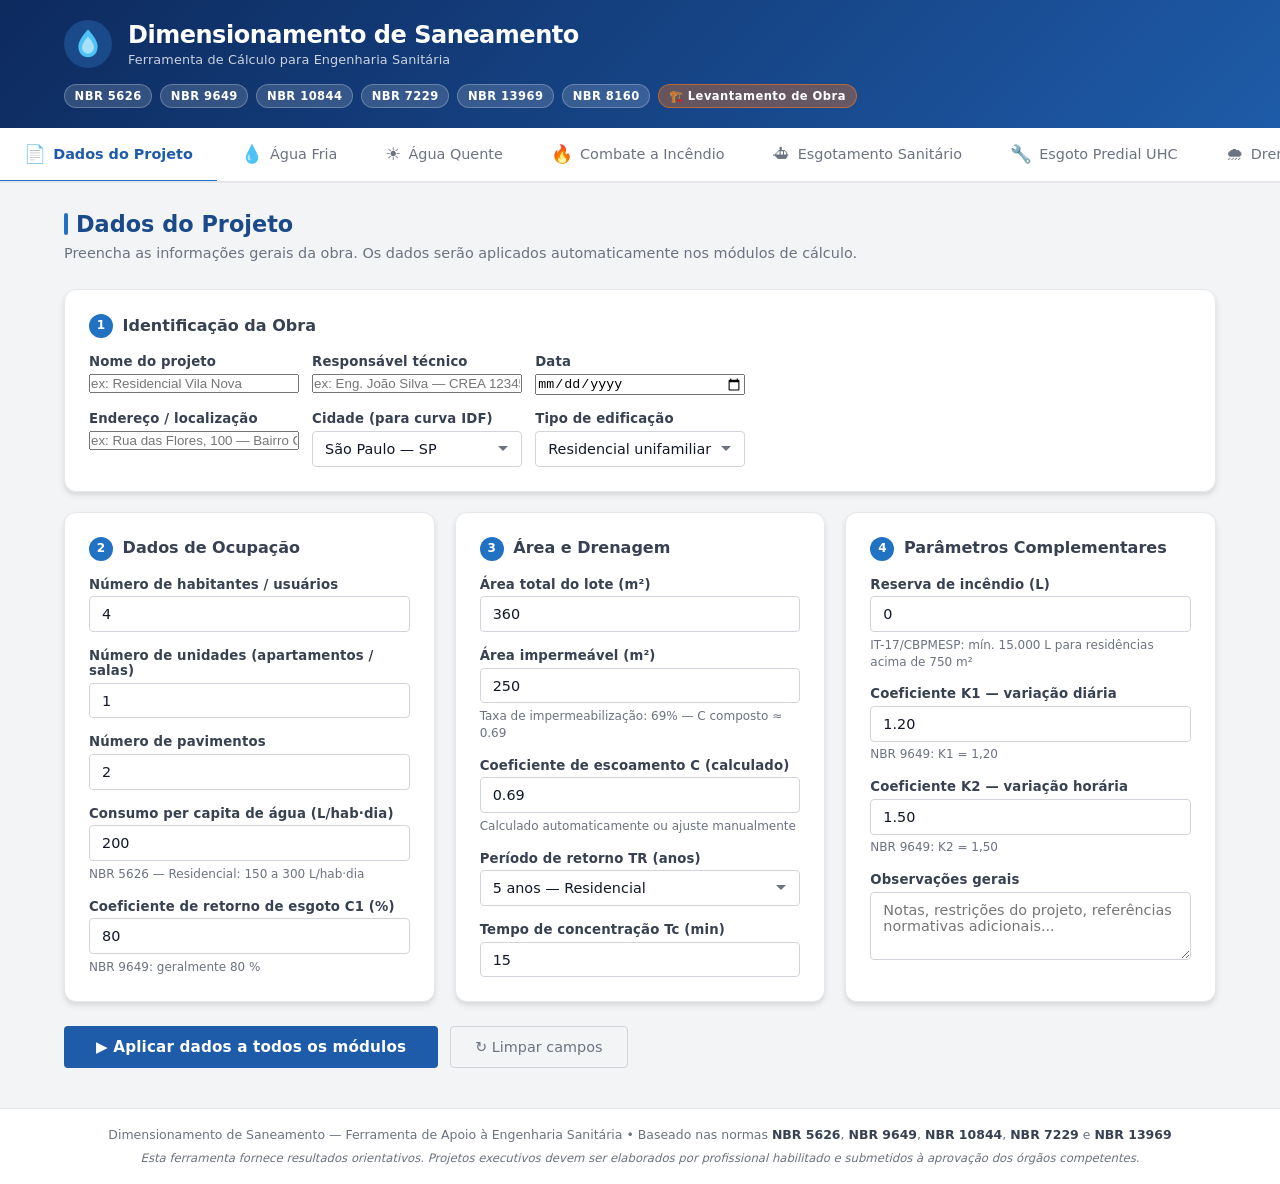
<file: index.html>
<!DOCTYPE html>
<html lang="pt-BR">
<head>
  <meta charset="UTF-8" />
  <meta name="viewport" content="width=device-width, initial-scale=1.0, viewport-fit=cover" />
  <meta name="theme-color" content="#1a4a8a" />
  <meta name="mobile-web-app-capable" content="yes" />
  <meta name="apple-mobile-web-app-capable" content="yes" />
  <meta name="apple-mobile-web-app-status-bar-style" content="black-translucent" />
  <meta name="apple-mobile-web-app-title" content="Saneamento" />
  <meta name="description" content="Ferramenta de dimensionamento sanitário — NBR 5626, NBR 9649, NBR 10844" />
  <link rel="manifest" href="manifest.json" />
  <link rel="icon" href="icons/icon.svg" type="image/svg+xml" />
  <link rel="icon" type="image/png" sizes="192x192" href="icons/icon-192.png" />
  <link rel="apple-touch-icon" sizes="180x180" href="icons/apple-touch-icon.png" />
  <title>Dimensionamento de Saneamento</title>
  <link rel="stylesheet" href="css/style.css" />
</head>
<body>
  <!-- Header -->
  <header class="header">
    <div class="header-inner">
      <div class="logo-area">
        <svg class="logo-icon" viewBox="0 0 40 40" fill="none" xmlns="http://www.w3.org/2000/svg" aria-hidden="true">
          <circle cx="20" cy="20" r="20" fill="#1a4a8a"/>
          <path d="M20 8 C20 8 12 16 12 22 C12 27.5 15.5 31 20 31 C24.5 31 28 27.5 28 22 C28 16 20 8 20 8Z" fill="#4fc3f7"/>
          <path d="M20 14 C20 14 15 19 15 23 C15 25.8 17.2 28 20 28 C22.8 28 25 25.8 25 23 C25 19 20 14 20 14Z" fill="#fff" opacity="0.5"/>
        </svg>
        <div>
          <h1 class="site-title">Dimensionamento de Saneamento</h1>
          <p class="site-subtitle">Ferramenta de Cálculo para Engenharia Sanitária</p>
        </div>
      </div>
      <div class="header-badges">
        <span class="badge">NBR 5626</span>
        <span class="badge">NBR 9649</span>
        <span class="badge">NBR 10844</span>
        <span class="badge">NBR 7229</span>
        <span class="badge">NBR 13969</span>
        <span class="badge">NBR 8160</span>
        <a class="badge" href="https://jonatangoncalves3aj.github.io/levantamento-obra/" style="text-decoration:none;background:rgba(249,115,22,0.35);border-color:rgba(249,115,22,0.6)">&#127959;&#65039; Levantamento de Obra</a>
      </div>
    </div>
  </header>

  <!-- Navigation Tabs -->
  <nav class="tab-nav" role="tablist" aria-label="Módulos de cálculo">
    <button class="tab-btn active" role="tab" aria-selected="true" aria-controls="panel-projeto" id="tab-projeto" onclick="switchTab('projeto')">
      <span class="tab-icon">&#128196;</span>
      Dados do Projeto
    </button>
    <button class="tab-btn" role="tab" aria-selected="false" aria-controls="panel-agua" id="tab-agua" onclick="switchTab('agua')">
      <span class="tab-icon">&#128167;</span>
      Água Fria
    </button>
    <button class="tab-btn" role="tab" aria-selected="false" aria-controls="panel-aguaquente" id="tab-aguaquente" onclick="switchTab('aguaquente')">
      <span class="tab-icon">&#9728;</span>
      Água Quente
    </button>
    <button class="tab-btn" role="tab" aria-selected="false" aria-controls="panel-incendio" id="tab-incendio" onclick="switchTab('incendio')">
      <span class="tab-icon">&#128293;</span>
      Combate a Incêndio
    </button>
    <button class="tab-btn" role="tab" aria-selected="false" aria-controls="panel-esgoto" id="tab-esgoto" onclick="switchTab('esgoto')">
      <span class="tab-icon">&#9972;</span>
      Esgotamento Sanitário
    </button>
    <button class="tab-btn" role="tab" aria-selected="false" aria-controls="panel-predial" id="tab-predial" onclick="switchTab('predial')">
      <span class="tab-icon">&#128295;</span>
      Esgoto Predial UHC
    </button>
    <button class="tab-btn" role="tab" aria-selected="false" aria-controls="panel-drenagem" id="tab-drenagem" onclick="switchTab('drenagem')">
      <span class="tab-icon">&#127783;</span>
      Drenagem Pluvial
    </button>
    <button class="tab-btn" role="tab" aria-selected="false" aria-controls="panel-fossa" id="tab-fossa" onclick="switchTab('fossa')">
      <span class="tab-icon">&#9917;</span>
      Fossa / Filtro / Sumidouro
    </button>
    <button class="tab-btn" role="tab" aria-selected="false" aria-controls="panel-memorial" id="tab-memorial" onclick="switchTab('memorial')">
      <span class="tab-icon">&#128196;</span>
      Memorial de Cálculo
    </button>
  </nav>

  <!-- Main Content -->
  <main class="main-content">

    <!-- ======================== DADOS DO PROJETO ======================== -->
    <section class="panel active" id="panel-projeto" role="tabpanel" aria-labelledby="tab-projeto">
      <div class="panel-header">
        <h2>Dados do Projeto</h2>
        <p class="panel-desc">Preencha as informações gerais da obra. Os dados serão aplicados automaticamente nos módulos de cálculo.</p>
      </div>

      <div id="projeto-resumo-banner" class="projeto-banner hidden"></div>

      <div class="projeto-grid">

        <!-- Identificação -->
        <div class="card card-full">
          <h3 class="card-title"><span class="card-number">1</span> Identificação da Obra</h3>
          <div class="form-row-3">
            <div class="form-group">
              <label for="proj-nome">Nome do projeto</label>
              <input type="text" id="proj-nome" placeholder="ex: Residencial Vila Nova" maxlength="80" />
            </div>
            <div class="form-group">
              <label for="proj-responsavel">Responsável técnico</label>
              <input type="text" id="proj-responsavel" placeholder="ex: Eng. João Silva — CREA 12345" maxlength="80" />
            </div>
            <div class="form-group">
              <label for="proj-data">Data</label>
              <input type="date" id="proj-data" />
            </div>
          </div>
          <div class="form-row-3">
            <div class="form-group">
              <label for="proj-endereco">Endereço / localização</label>
              <input type="text" id="proj-endereco" placeholder="ex: Rua das Flores, 100 — Bairro Centro" maxlength="120" />
            </div>
            <div class="form-group">
              <label for="proj-cidade-idf">Cidade (para curva IDF)</label>
              <select id="proj-cidade-idf">
                <option value="sao-paulo">São Paulo — SP</option>
                <option value="rio-de-janeiro">Rio de Janeiro — RJ</option>
                <option value="belo-horizonte">Belo Horizonte — MG</option>
                <option value="curitiba">Curitiba — PR</option>
                <option value="porto-alegre">Porto Alegre — RS</option>
                <option value="salvador">Salvador — BA</option>
                <option value="recife">Recife — PE</option>
                <optgroup label="Santa Catarina">
                  <option value="florianopolis">Florianópolis — SC</option>
                  <option value="joinville">Joinville — SC</option>
                  <option value="blumenau">Blumenau — SC</option>
                  <option value="chapeco">Chapecó — SC</option>
                  <option value="criciuma">Criciúma — SC</option>
                  <option value="itajai">Itajaí — SC</option>
                </optgroup>
              </select>
            </div>
            <div class="form-group">
              <label for="proj-tipo">Tipo de edificação</label>
              <select id="proj-tipo" onchange="atualizarPadroesTipo()">
                <option value="residencial-unifamiliar">Residencial unifamiliar</option>
                <option value="residencial-multifamiliar">Residencial multifamiliar</option>
                <option value="comercial">Comercial / escritórios</option>
                <option value="industrial">Industrial</option>
                <option value="hospitalar">Hospitalar / saúde</option>
                <option value="escolar">Escolar</option>
                <option value="hotel">Hotel / pousada</option>
              </select>
            </div>
          </div>
        </div>

        <!-- Ocupação -->
        <div class="card">
          <h3 class="card-title"><span class="card-number">2</span> Dados de Ocupação</h3>
          <div class="form-group">
            <label for="proj-habitantes">Número de habitantes / usuários</label>
            <input type="number" id="proj-habitantes" min="1" value="4" placeholder="ex: 4" />
          </div>
          <div class="form-group">
            <label for="proj-unidades">Número de unidades (apartamentos / salas)</label>
            <input type="number" id="proj-unidades" min="1" value="1" placeholder="ex: 1" />
          </div>
          <div class="form-group">
            <label for="proj-pavimentos">Número de pavimentos</label>
            <input type="number" id="proj-pavimentos" min="1" value="2" placeholder="ex: 2" />
          </div>
          <div class="form-group">
            <label for="proj-consumo-pc">Consumo per capita de água (L/hab·dia)</label>
            <input type="number" id="proj-consumo-pc" min="50" value="200" placeholder="ex: 200" />
            <small class="hint" id="proj-consumo-hint">NBR 5626 — Residencial: 150 a 300 L/hab·dia</small>
          </div>
          <div class="form-group">
            <label for="proj-coef-retorno">Coeficiente de retorno de esgoto C1 (%)</label>
            <input type="number" id="proj-coef-retorno" min="60" max="100" value="80" placeholder="ex: 80" />
            <small class="hint">NBR 9649: geralmente 80 %</small>
          </div>
        </div>

        <!-- Área e drenagem -->
        <div class="card">
          <h3 class="card-title"><span class="card-number">3</span> Área e Drenagem</h3>
          <div class="form-group">
            <label for="proj-area-total">Área total do lote (m²)</label>
            <input type="number" id="proj-area-total" min="1" value="360" placeholder="ex: 360" />
          </div>
          <div class="form-group">
            <label for="proj-area-impermeavel">Área impermeável (m²)</label>
            <input type="number" id="proj-area-impermeavel" min="0" value="250" placeholder="ex: 250" />
            <small class="hint" id="proj-imp-hint">Coberturas + pavimentos + calçadas</small>
          </div>
          <div class="form-group">
            <label for="proj-coef-c">Coeficiente de escoamento C (calculado)</label>
            <input type="number" id="proj-coef-c" step="0.01" min="0.1" max="1" value="0.70" placeholder="ex: 0.70" />
            <small class="hint">Calculado automaticamente ou ajuste manualmente</small>
          </div>
          <div class="form-group">
            <label for="proj-tr">Período de retorno TR (anos)</label>
            <select id="proj-tr">
              <option value="2">2 anos — Área rural</option>
              <option value="5" selected>5 anos — Residencial</option>
              <option value="10">10 anos — Comercial</option>
              <option value="25">25 anos — Industrial / hospitalar</option>
              <option value="50">50 anos — Obras especiais</option>
            </select>
          </div>
          <div class="form-group">
            <label for="proj-tc">Tempo de concentração Tc (min)</label>
            <input type="number" id="proj-tc" min="5" value="15" placeholder="ex: 15" />
          </div>
        </div>

        <!-- Reserva de incêndio e outros -->
        <div class="card">
          <h3 class="card-title"><span class="card-number">4</span> Parâmetros Complementares</h3>
          <div class="form-group">
            <label for="proj-reserva-incendio">Reserva de incêndio (L)</label>
            <input type="number" id="proj-reserva-incendio" min="0" value="0" placeholder="ex: 10000" />
            <small class="hint">IT-17/CBPMESP: mín. 15.000 L para residências acima de 750 m²</small>
          </div>
          <div class="form-group">
            <label for="proj-k1">Coeficiente K1 — variação diária</label>
            <input type="number" id="proj-k1" step="0.01" min="1" value="1.20" placeholder="ex: 1.20" />
            <small class="hint">NBR 9649: K1 = 1,20</small>
          </div>
          <div class="form-group">
            <label for="proj-k2">Coeficiente K2 — variação horária</label>
            <input type="number" id="proj-k2" step="0.01" min="1" value="1.50" placeholder="ex: 1.50" />
            <small class="hint">NBR 9649: K2 = 1,50</small>
          </div>
          <div class="form-group">
            <label for="proj-obs">Observações gerais</label>
            <textarea id="proj-obs" rows="3" placeholder="Notas, restrições do projeto, referências normativas adicionais..." style="width:100%;padding:0.55rem 0.75rem;border:1.5px solid var(--gray-300);border-radius:4px;font-family:inherit;font-size:0.9rem;resize:vertical;"></textarea>
          </div>
        </div>

      </div><!-- .projeto-grid -->

      <!-- Botão aplicar -->
      <div class="projeto-actions">
        <button class="btn-aplicar" onclick="aplicarDadosProjeto()">
          &#9654; Aplicar dados a todos os módulos
        </button>
        <button class="btn-limpar" onclick="limparDadosProjeto()">
          &#8635; Limpar campos
        </button>
      </div>

    </section><!-- #panel-projeto -->

    <!-- ======================== ÁGUA ======================== -->
    <section class="panel" id="panel-agua" role="tabpanel" aria-labelledby="tab-agua">
      <div class="panel-header">
        <h2>Abastecimento de Água — NBR 5626</h2>
        <p class="panel-desc">Dimensionamento completo: demanda, reservatórios inferior e superior, bomba de recalque, diâmetro de tubulação, perda de carga e verificação de pressão.</p>
      </div>

      <div class="calc-grid">

        <!-- ── 1. DEMANDA ── -->
        <div class="card">
          <h3 class="card-title">
            <span class="nbr-badge">NBR 5626</span>
            <span class="card-number">1</span> Demanda de Água
          </h3>
          <form id="form-demanda-agua" onsubmit="return false;">
            <div class="form-group">
              <label for="agua-tipo">Tipo de edificação</label>
              <select id="agua-tipo" onchange="atualizarTipoEdificacaoAgua()">
                <option value="residencial" selected>Residência unifamiliar — 200 L/hab·dia</option>
                <option value="apartamento">Apartamento — 150 L/hab·dia</option>
                <option value="hotel">Hotel — 180 L/hóspede·dia</option>
                <option value="escola">Escola — 50 L/aluno·dia</option>
                <option value="escritorio">Escritório — 50 L/func·dia</option>
                <option value="hospital">Hospital — 500 L/leito·dia</option>
                <option value="comercio">Comércio / Shopping — 5 L/m²·dia</option>
                <option value="restaurante">Restaurante — 25 L/refeição</option>
                <option value="industria">Indústria — 70 L/func·dia</option>
                <option value="quartel">Quartel / Alojamento — 120 L/hab·dia</option>
              </select>
            </div>
            <div class="form-row-3">
              <div class="form-group">
                <label for="num-habitantes">Nº habitantes / usuários (N)</label>
                <input type="number" id="num-habitantes" min="1" value="4" placeholder="ex: 4" />
              </div>
              <div class="form-group">
                <label for="consumo-per-capita">Per capita (L/un·dia)</label>
                <input type="number" id="consumo-per-capita" min="1" value="200" placeholder="ex: 200" />
              </div>
              <div class="form-group">
                <label for="agua-autonomia">Dias de autonomia</label>
                <input type="number" id="agua-autonomia" min="1" max="5" value="1" placeholder="ex: 1" />
                <small class="hint">Típico: 1–2 dias</small>
              </div>
            </div>
            <div class="form-row-3">
              <div class="form-group">
                <label for="agua-k1">K1 (coef. diário)</label>
                <input type="number" id="agua-k1" step="0.01" min="1" value="1.20" placeholder="1.20" />
                <small class="hint">NBR 5626: 1,20</small>
              </div>
              <div class="form-group">
                <label for="agua-k2">K2 (coef. horário)</label>
                <input type="number" id="agua-k2" step="0.01" min="1" value="1.50" placeholder="1.50" />
                <small class="hint">NBR 5626: 1,50</small>
              </div>
              <div class="form-group">
                <label for="reserva-incendio">Reserva incêndio (L)</label>
                <input type="number" id="reserva-incendio" min="0" value="0" placeholder="ex: 10000" />
                <small class="hint">Opcional</small>
              </div>
            </div>
            <button class="btn-calc" onclick="calcularDemandaAgua()">Calcular Demanda</button>
          </form>
          <div id="resultado-demanda-agua" class="resultado hidden"></div>
        </div>

        <!-- ── 2. RESERVATÓRIO INFERIOR ── -->
        <div class="card">
          <h3 class="card-title">
            <span class="nbr-badge">NBR 5626</span>
            <span class="card-number">2</span> Reservatório Inferior (Cisterna)
          </h3>
          <form id="form-reservatorio-inferior" onsubmit="return false;">
            <div class="form-group">
              <label for="ri-consumo">Consumo diário total (L/dia)</label>
              <input type="number" id="ri-consumo" min="10" value="800" placeholder="ex: 800" />
              <small class="hint">Resultado do cálculo de demanda acima</small>
            </div>
            <div class="form-row-3">
              <div class="form-group">
                <label for="ri-autonomia">Dias de autonomia</label>
                <input type="number" id="ri-autonomia" min="1" max="5" value="1" placeholder="1" />
              </div>
              <div class="form-group">
                <label for="ri-perc">Parcela do RI (%)</label>
                <input type="number" id="ri-perc" min="10" max="100" value="60" placeholder="60" />
                <small class="hint">Típico: 60% do total</small>
              </div>
              <div class="form-group">
                <label for="ri-incendio">Reserva incêndio (L)</label>
                <input type="number" id="ri-incendio" min="0" value="0" placeholder="ex: 10000" />
              </div>
            </div>
            <div class="form-row-3">
              <div class="form-group">
                <label for="ri-h">Altura útil adotada H (m)</label>
                <input type="number" id="ri-h" step="0.1" min="0.5" value="2.0" placeholder="ex: 2.0" />
                <small class="hint">Típico: 1,5 – 3,0 m</small>
              </div>
              <div class="form-group">
                <label for="ri-formato">Formato</label>
                <select id="ri-formato">
                  <option value="retangular" selected>Retangular (L=2B)</option>
                  <option value="circular">Cilíndrico</option>
                </select>
              </div>
            </div>
            <button class="btn-calc" onclick="calcularReservatorioInferior()">Calcular Cisterna</button>
          </form>
          <div id="resultado-reservatorio-inferior" class="resultado hidden"></div>
        </div>

        <!-- ── 3. RESERVATÓRIO SUPERIOR ── -->
        <div class="card">
          <h3 class="card-title">
            <span class="nbr-badge">NBR 5626</span>
            <span class="card-number">3</span> Reservatório Superior (Caixa d'Água)
          </h3>
          <form id="form-reservatorio-superior" onsubmit="return false;">
            <div class="form-group">
              <label for="rs-consumo">Consumo diário total (L/dia)</label>
              <input type="number" id="rs-consumo" min="10" value="800" placeholder="ex: 800" />
            </div>
            <div class="form-row-3">
              <div class="form-group">
                <label for="rs-autonomia">Dias de autonomia</label>
                <input type="number" id="rs-autonomia" min="1" max="5" value="1" placeholder="1" />
              </div>
              <div class="form-group">
                <label for="rs-perc">Parcela do RS (%)</label>
                <input type="number" id="rs-perc" min="10" max="100" value="40" placeholder="40" />
                <small class="hint">Típico: 40% do total</small>
              </div>
            </div>
            <div class="form-row-3">
              <div class="form-group">
                <label for="rs-h">Altura útil adotada H (m)</label>
                <input type="number" id="rs-h" step="0.1" min="0.3" value="1.0" placeholder="ex: 1.0" />
              </div>
              <div class="form-group">
                <label for="rs-formato">Formato</label>
                <select id="rs-formato">
                  <option value="retangular" selected>Retangular (L=2B)</option>
                  <option value="circular">Cilíndrico</option>
                </select>
              </div>
            </div>
            <div class="form-group">
              <label for="rs-pmin">Pressão mínima no ponto crítico (m.c.a)</label>
              <select id="rs-pmin">
                <option value="5" selected>5,0 m.c.a — torneiras (NBR 5626)</option>
                <option value="10">10,0 m.c.a — chuveiros (NBR 5626)</option>
                <option value="15">15,0 m.c.a — sistemas pressurizados</option>
              </select>
            </div>
            <div class="form-row-3">
              <div class="form-group">
                <label for="rs-hf">Perda de carga na distribuição (m.c.a)</label>
                <input type="number" id="rs-hf" step="0.1" min="0" value="2.0" placeholder="ex: 2.0" />
              </div>
              <div class="form-group">
                <label for="rs-cota-critica">Cota do ponto crítico (m)</label>
                <input type="number" id="rs-cota-critica" step="0.1" value="3.0" placeholder="ex: 3.0" />
                <small class="hint">Saída mais alta e distante</small>
              </div>
            </div>
            <button class="btn-calc" onclick="calcularReservatorioSuperior()">Calcular Caixa d'Água</button>
          </form>
          <div id="resultado-reservatorio-superior" class="resultado hidden"></div>
        </div>

        <!-- ── 4. BOMBA DE RECALQUE ── -->
        <div class="card">
          <h3 class="card-title">
            <span class="nbr-badge">NBR 5626</span>
            <span class="card-number">4</span> Bomba de Recalque
          </h3>
          <form id="form-bomba" onsubmit="return false;">
            <div class="form-row-3">
              <div class="form-group">
                <label for="bom-vol">Volume a recalcar (L/dia)</label>
                <input type="number" id="bom-vol" min="10" value="800" placeholder="ex: 800" />
                <small class="hint">Geralmente = consumo diário total</small>
              </div>
              <div class="form-group">
                <label for="bom-top">Tempo de operação (h/dia)</label>
                <input type="number" id="bom-top" step="0.5" min="0.5" max="20" value="4" placeholder="ex: 4" />
                <small class="hint">Típico: 4 – 6 h/dia</small>
              </div>
            </div>
            <div class="form-row-3">
              <div class="form-group">
                <label for="bom-hg">Altura geométrica Hg (m)</label>
                <input type="number" id="bom-hg" step="0.5" min="0.5" value="10" placeholder="ex: 10" />
                <small class="hint">Nível RI → nível RS</small>
              </div>
              <div class="form-group">
                <label for="bom-hf">Perdas na linha de recalque (m.c.a)</label>
                <input type="number" id="bom-hf" step="0.1" min="0" value="3" placeholder="ex: 3" />
                <small class="hint">Hazen-Williams (Card 6)</small>
              </div>
              <div class="form-group">
                <label for="bom-hz-suc">Altura de sucção hz (m)</label>
                <input type="number" id="bom-hz-suc" step="0.1" min="0" value="2" placeholder="ex: 2" />
                <small class="hint">Bomba → nível RI (para NPSH)</small>
              </div>
            </div>
            <div class="form-row-3">
              <div class="form-group">
                <label for="bom-eta-b">Rendimento bomba η_b (%)</label>
                <input type="number" id="bom-eta-b" min="30" max="95" value="70" placeholder="70" />
                <small class="hint">Típico: 60–75%</small>
              </div>
              <div class="form-group">
                <label for="bom-eta-m">Rendimento motor η_m (%)</label>
                <input type="number" id="bom-eta-m" min="50" max="99" value="90" placeholder="90" />
                <small class="hint">Típico: 85–92%</small>
              </div>
              <div class="form-group">
                <label for="bom-fs">Fator de segurança</label>
                <input type="number" id="bom-fs" step="0.05" min="1" max="2" value="1.20" placeholder="1.20" />
                <small class="hint">Típico: 1,15 – 1,25</small>
              </div>
            </div>
            <div class="form-row-3">
              <div class="form-group">
                <label for="bom-altitude">Altitude local (m)</label>
                <input type="number" id="bom-altitude" step="10" min="0" max="4000" value="0" placeholder="ex: 800" />
                <small class="hint">Corrige a pressão atmosférica no NPSH</small>
              </div>
              <div class="form-group">
                <label for="bom-hf-suc">Perda de carga na sucção (m.c.a)</label>
                <input type="number" id="bom-hf-suc" step="0.1" min="0" placeholder="vazio = estimar" />
                <small class="hint">Se vazio, estima 15% do recalque</small>
              </div>
            </div>
            <button class="btn-calc" onclick="calcularBomba()">Calcular Bomba</button>
          </form>

          <details class="explicacao">
            <summary>&#9432; Fórmulas — Bomba de Recalque</summary>
            <div class="explicacao-corpo">
              <div class="formula-box">Q_bomba = V_diário / (T_op × 3600) &nbsp;[m³/s]</div>
              <div class="formula-box">Hm = Hg + hf_recalque + perdas locais &nbsp;[m.c.a]</div>
              <div class="formula-box">P_hidráulica = ρ × g × Q × Hm &nbsp;[W]</div>
              <div class="formula-box">P_motor = P_hid / (η_bomba × η_motor) × fs &nbsp;[W]</div>
              <div class="formula-box">NPSHd = Pa(altitude) − Pv − hz − hf_sucção &nbsp;[m]</div>
              <div class="formula-box">Bresse: D_recalque = 1,3 × X<sup>0,25</sup> × √Q &nbsp;(X = T_op/24)</div>
              <p>1 CV = 735,5 W | Rendimento total típico: 55–65%</p>
            </div>
          </details>
          <div id="resultado-bomba" class="resultado hidden"></div>
        </div>

        <!-- ── 5. DIÂMETRO DE TUBULAÇÃO ── -->
        <div class="card">
          <h3 class="card-title">
            <span class="nbr-badge">NBR 5626</span>
            <span class="card-number">5</span> Diâmetro da Tubulação (Q = V × A)
          </h3>
          <form id="form-diametro-agua" onsubmit="return false;">
            <div class="form-group">
              <label for="vazao-agua">Vazão de projeto Q (L/s)</label>
              <input type="number" id="vazao-agua" step="0.01" min="0.01" value="0.5" placeholder="ex: 0.5" />
            </div>
            <div class="form-group">
              <label for="velocidade-agua">Velocidade de escoamento V (m/s)</label>
              <input type="number" id="velocidade-agua" step="0.01" min="0.1" value="1.5" placeholder="ex: 1.5" />
              <small class="hint">NBR 5626: V entre 0,6 e 3,0 m/s</small>
            </div>
            <button class="btn-calc" onclick="calcularDiametroAgua()">Calcular Diâmetro</button>
          </form>
          <div id="resultado-diametro-agua" class="resultado hidden"></div>
        </div>

        <!-- ── 5b. VAZÃO DE PROJETO POR PESOS RELATIVOS ── -->
        <div class="card card-full">
          <h3 class="card-title">
            <span class="nbr-badge">NBR 5626</span>
            Vazão de Projeto — Método dos Pesos Relativos
          </h3>
          <p class="hint" style="margin-bottom:12px">Adicione os pontos de utilização do trecho. A vazão provável considera o uso simultâneo: Q = 0,30 × √ΣP [L/s].</p>
          <div class="predial-add-row">
            <div class="form-group" style="flex:2">
              <label for="peso-aparelho-sel">Ponto de utilização</label>
              <select id="peso-aparelho-sel">
                <option value="">— selecione —</option>
              </select>
            </div>
            <div class="form-group" style="flex:0 0 120px">
              <label for="peso-qtd">Quantidade</label>
              <input type="number" id="peso-qtd" min="1" value="1" placeholder="1" />
            </div>
            <div class="form-group" style="flex:0 0 auto;align-self:flex-end">
              <button class="btn-calc" style="margin:0" onclick="adicionarAparelhoPeso()">+ Adicionar</button>
            </div>
          </div>
          <div class="predial-table-wrap">
            <table class="predial-table">
              <thead>
                <tr><th>Ponto de utilização</th><th>Qtd</th><th>P unit.</th><th>P total</th><th></th></tr>
              </thead>
              <tbody id="peso-tbody">
                <tr><td colspan="5" class="predial-empty">Nenhum ponto de utilização adicionado.</td></tr>
              </tbody>
              <tfoot>
                <tr>
                  <td colspan="3"><strong>ΣP acumulado</strong></td>
                  <td colspan="2"><strong id="peso-total">0,0</strong></td>
                </tr>
              </tfoot>
            </table>
          </div>
          <button class="btn-calc" onclick="calcularVazaoPesos()">Calcular Vazão de Projeto</button>
          <div id="resultado-pesos" class="resultado hidden"></div>
        </div>

        <!-- ── 6. HAZEN-WILLIAMS ── -->
        <div class="card">
          <h3 class="card-title">
            <span class="card-number">6</span> Perda de Carga — Hazen-Williams
          </h3>
          <form id="form-hazen" onsubmit="return false;">
            <div class="form-group">
              <label for="hw-vazao">Vazão Q (L/s)</label>
              <input type="number" id="hw-vazao" step="0.01" min="0.01" value="0.5" placeholder="ex: 0.5" />
            </div>
            <div class="form-row-3">
              <div class="form-group">
                <label for="hw-diametro">Diâmetro interno D (mm)</label>
                <input type="number" id="hw-diametro" step="0.1" min="1" value="50" placeholder="ex: 50" />
              </div>
              <div class="form-group">
                <label for="hw-comprimento">Comprimento L (m)</label>
                <input type="number" id="hw-comprimento" step="0.1" min="0.1" value="10" placeholder="ex: 10" />
              </div>
            </div>
            <div class="form-group">
              <label for="hw-c">Coeficiente C (Hazen-Williams)</label>
              <select id="hw-c">
                <option value="150">150 — PVC (novo)</option>
                <option value="140">140 — PVC (usado) / Cobre</option>
                <option value="130" selected>130 — Ferro galvanizado (novo)</option>
                <option value="120">120 — Ferro galvanizado (usado)</option>
                <option value="100">100 — Ferro fundido</option>
                <option value="80">80 — Concreto</option>
              </select>
            </div>
            <button class="btn-calc" onclick="calcularHazenWilliams()">Calcular Perda de Carga</button>
          </form>
          <div id="resultado-hazen" class="resultado hidden"></div>
        </div>

        <!-- ── 7. PRESSÃO NO PONTO CRÍTICO ── -->
        <div class="card">
          <h3 class="card-title">
            <span class="nbr-badge">NBR 5626</span>
            <span class="card-number">7</span> Pressão no Ponto Crítico
          </h3>
          <form id="form-pressao-critica" onsubmit="return false;">
            <div class="form-group">
              <label for="pc-h-caixa">Elevação do fundo da caixa d'água (m)</label>
              <input type="number" id="pc-h-caixa" step="0.1" value="12.0" placeholder="ex: 12.0" />
              <small class="hint">Cota absoluta ou relativa ao mesmo referencial</small>
            </div>
            <div class="form-group">
              <label for="pc-cota-critica">Cota do ponto crítico mais desfavorável (m)</label>
              <input type="number" id="pc-cota-critica" step="0.1" value="3.0" placeholder="ex: 3.0" />
              <small class="hint">Saída mais alta e/ou mais distante do reservatório</small>
            </div>
            <div class="form-group">
              <label for="pc-hf">Perda de carga total na distribuição hf (m.c.a)</label>
              <input type="number" id="pc-hf" step="0.1" min="0" value="2.0" placeholder="ex: 2.0" />
            </div>
            <button class="btn-calc" onclick="calcularPressaoCritica()">Verificar Pressão</button>
          </form>

          <details class="explicacao">
            <summary>&#9432; Critérios de pressão — NBR 5626</summary>
            <div class="explicacao-corpo">
              <div class="formula-box">P_disp = H_caixa − cota_crítica − hf &nbsp;[m.c.a]</div>
              <table class="ref-table">
                <tr><th>Situação</th><th>Pressão NBR 5626</th></tr>
                <tr><td>Torneiras em geral (mínima)</td><td>5,0 m.c.a</td></tr>
                <tr><td>Chuveiros (mínima)</td><td>10,0 m.c.a</td></tr>
                <tr><td>Máxima qualquer ponto</td><td>40,0 m.c.a</td></tr>
                <tr><td>Máxima em unidade autônoma</td><td>20,0 m.c.a</td></tr>
              </table>
            </div>
          </details>
          <div id="resultado-pressao-critica" class="resultado hidden"></div>
        </div>

      </div>
    </section>

    <!-- ======================== ÁGUA QUENTE ======================== -->
    <section class="panel" id="panel-aguaquente" role="tabpanel" aria-labelledby="tab-aguaquente">
      <div class="panel-header">
        <h2>Água Quente — NBR 7198</h2>
        <p class="panel-desc">Demanda de água quente, dimensionamento do sistema de aquecimento (elétrico, gás ou solar) e tubulação de distribuição.</p>
      </div>
      <div class="calc-grid">

        <!-- 1. Demanda -->
        <div class="card">
          <h3 class="card-title"><span class="nbr-badge">NBR 7198</span><span class="card-number">1</span> Demanda de Água Quente</h3>
          <form onsubmit="return false;">
            <div class="form-group">
              <label for="aq-tipo">Tipo de edificação</label>
              <select id="aq-tipo" onchange="atualizarTipoEdificacaoAQ()">
                <option value="residencial" selected>Residência — 45 L/pessoa·dia</option>
                <option value="apartamento">Apartamento — 40 L/pessoa·dia</option>
                <option value="hotel">Hotel — 60 L/hóspede·dia</option>
                <option value="hospital">Hospital — 80 L/leito·dia</option>
                <option value="escola">Escola — 5 L/aluno·dia</option>
                <option value="academia">Academia / Vestiário — 30 L/usuário·dia</option>
                <option value="escritorio">Escritório — 5 L/func·dia</option>
                <option value="restaurante">Restaurante — 6 L/refeição</option>
              </select>
              <small class="hint" id="aq-tipo-hint">L/pessoa·dia a 40°C</small>
            </div>
            <div class="form-row-3">
              <div class="form-group">
                <label for="aq-n">Nº pessoas / usuários</label>
                <input type="number" id="aq-n" min="1" value="4" placeholder="ex: 4" />
              </div>
              <div class="form-group">
                <label for="aq-qpc">Per capita AQ (L/un·dia)</label>
                <input type="number" id="aq-qpc" min="1" value="45" placeholder="ex: 45" />
              </div>
            </div>
            <div class="form-row-3">
              <div class="form-group">
                <label for="aq-t-uso">Temperatura de uso (°C)</label>
                <input type="number" id="aq-t-uso" min="35" max="80" value="40" />
                <small class="hint">Saída do aquecedor</small>
              </div>
              <div class="form-group">
                <label for="aq-t-fria">Temperatura da água fria (°C)</label>
                <input type="number" id="aq-t-fria" min="5" max="30" value="22" />
              </div>
            </div>
            <button class="btn-calc" onclick="calcularDemandaAguaQuente()">Calcular Demanda</button>
          </form>
          <div id="resultado-aq-demanda" class="resultado hidden"></div>
        </div>

        <!-- 2. Aquecedor -->
        <div class="card">
          <h3 class="card-title"><span class="nbr-badge">NBR 7198</span><span class="card-number">2</span> Aquecedor / Boiler</h3>
          <form onsubmit="return false;">
            <div class="form-row-3">
              <div class="form-group">
                <label for="aq2-vol">Volume AQ necessário (L/dia)</label>
                <input type="number" id="aq2-vol" min="1" value="180" placeholder="ex: 180" />
              </div>
              <div class="form-group">
                <label for="aq2-t-uso">Temperatura de uso (°C)</label>
                <input type="number" id="aq2-t-uso" min="35" max="80" value="40" />
              </div>
              <div class="form-group">
                <label for="aq2-t-fria">Temperatura da AF (°C)</label>
                <input type="number" id="aq2-t-fria" min="5" max="30" value="22" />
              </div>
            </div>
            <div class="form-row-3">
              <div class="form-group">
                <label for="aq2-t-rec">Tempo de recuperação (h)</label>
                <input type="number" id="aq2-t-rec" step="0.5" min="0.5" value="2" />
                <small class="hint">Tempo para aquecer o volume</small>
              </div>
              <div class="form-group">
                <label for="aq-tipo-aq">Tipo de aquecedor</label>
                <select id="aq-tipo-aq" onchange="atualizarTipoAquecedor()">
                  <option value="eletrico" selected>Elétrico (chuveiro/boiler)</option>
                  <option value="gas">A gás (GN ou GLP)</option>
                  <option value="solar">Solar (coletores)</option>
                </select>
              </div>
              <div class="form-group">
                <label for="aq2-frac-pico">Fração de consumo no pico (%)</label>
                <input type="number" id="aq2-frac-pico" min="10" max="100" value="35" />
                <small class="hint">Dimensiona o boiler — típico 30–40%</small>
              </div>
            </div>
            <!-- Bloco elétrico -->
            <div id="aq-bloco-eletrico">
              <div class="form-group">
                <label for="aq2-eta-el">Rendimento elétrico (%)</label>
                <input type="number" id="aq2-eta-el" min="70" max="100" value="95" />
              </div>
            </div>
            <!-- Bloco gás -->
            <div id="aq-bloco-gas" style="display:none">
              <div class="form-row-3">
                <div class="form-group">
                  <label for="aq2-pcs">Combustível</label>
                  <select id="aq2-pcs">
                    <option value="gn" selected>Gás Natural — PCS 9.400 kcal/m³</option>
                    <option value="glp">GLP — PCS 11.750 kcal/kg (botijão)</option>
                  </select>
                </div>
                <div class="form-group">
                  <label for="aq2-eta-gas">Rendimento térmico (%)</label>
                  <input type="number" id="aq2-eta-gas" min="50" max="99" value="85" />
                </div>
              </div>
            </div>
            <!-- Bloco solar -->
            <div id="aq-bloco-solar" style="display:none">
              <div class="form-row-3">
                <div class="form-group">
                  <label for="aq2-irrad">Irradiação solar H (kWh/m²·dia)</label>
                  <input type="number" id="aq2-irrad" step="0.1" min="1" value="4.5" />
                  <small class="hint">Típico BR: 4–6 kWh/m²·dia</small>
                </div>
                <div class="form-group">
                  <label for="aq2-eta-col">Rendimento coletores (%)</label>
                  <input type="number" id="aq2-eta-col" min="30" max="85" value="60" />
                </div>
                <div class="form-group">
                  <label for="aq2-fs-sol">Fração solar (%)</label>
                  <input type="number" id="aq2-fs-sol" min="30" max="95" value="70" />
                  <small class="hint">Energia coberta pelo solar</small>
                </div>
              </div>
            </div>
            <button class="btn-calc" onclick="calcularAquecedor()">Calcular Aquecedor</button>
          </form>
          <div id="resultado-aq-aquecedor" class="resultado hidden"></div>
        </div>

        <!-- 3. Tubulação AQ -->
        <div class="card">
          <h3 class="card-title"><span class="card-number">3</span> Tubulação de Água Quente</h3>
          <form onsubmit="return false;">
            <div class="form-group">
              <label for="aq3-vazao">Vazão de projeto Q (L/s)</label>
              <input type="number" id="aq3-vazao" step="0.01" min="0.01" value="0.3" placeholder="ex: 0.3" />
            </div>
            <div class="form-row-3">
              <div class="form-group">
                <label for="aq3-vel">Velocidade V (m/s)</label>
                <input type="number" id="aq3-vel" step="0.1" min="0.3" max="3" value="1.0" />
                <small class="hint">Recomendado ≤ 1,5 m/s</small>
              </div>
              <div class="form-group">
                <label for="aq3-material">Material da tubulação</label>
                <select id="aq3-material">
                  <option value="cpvc" selected>CPVC</option>
                  <option value="cobre">Cobre</option>
                  <option value="pprc">PPR-C (polipropileno)</option>
                </select>
              </div>
            </div>
            <button class="btn-calc" onclick="calcularTubulacaoAguaQuente()">Calcular Tubulação</button>
          </form>
          <div id="resultado-aq-tubulacao" class="resultado hidden"></div>
        </div>

      </div>
    </section><!-- #panel-aguaquente -->

    <!-- ======================== COMBATE A INCÊNDIO ======================== -->
    <section class="panel" id="panel-incendio" role="tabpanel" aria-labelledby="tab-incendio">
      <div class="panel-header">
        <h2>Combate a Incêndio — NBR 13714</h2>
        <p class="panel-desc">Reserva técnica de incêndio (RTI), bomba de incêndio e dimensionamento da tubulação — sistemas de hidrantes e mangotinhos.</p>
      </div>
      <div class="calc-grid">

        <!-- 1. RTI -->
        <div class="card">
          <h3 class="card-title"><span class="nbr-badge">NBR 13714</span><span class="card-number">1</span> Reserva Técnica de Incêndio (RTI)</h3>
          <form onsubmit="return false;">
            <div class="form-group">
              <label for="inc-tipo">Tipo de sistema (NBR 13714)</label>
              <select id="inc-tipo" onchange="atualizarSistemaIncendio()">
                <option value="tipo1">Tipo 1 — Mangotinho (≤ 700 m² ou H ≤ 6 m)</option>
                <option value="tipo2" selected>Tipo 2 — Hidrante simples (700–2500 m² ou H 6–23 m)</option>
                <option value="tipo3">Tipo 3 — Hidrante duplo (2500–6000 m² ou H 23–30 m)</option>
                <option value="tipo4">Tipo 4 — Hidrante especial (H > 30 m)</option>
              </select>
              <small class="hint" id="inc-tipo-hint">2 pontos simultâneos | 300 L/min/ponto | t_min = 60 min | DN coluna ≥ 65 mm | mangueira DN 40</small>
            </div>
            <div class="form-row-3">
              <div class="form-group">
                <label for="inc-n-pontos">Nº total de pontos instalados</label>
                <input type="number" id="inc-n-pontos" min="1" value="4" placeholder="ex: 4" />
              </div>
              <div class="form-group">
                <label for="inc-tempo">Tempo de funcionamento (min)</label>
                <input type="number" id="inc-tempo" min="30" value="60" placeholder="ex: 60" />
                <small class="hint">Mín. 30–60 min conforme tipo</small>
              </div>
            </div>
            <button class="btn-calc" onclick="calcularRTI()">Calcular RTI</button>
          </form>
          <div id="resultado-rti" class="resultado hidden"></div>
        </div>

        <!-- 2. Bomba de Incêndio -->
        <div class="card">
          <h3 class="card-title"><span class="nbr-badge">NBR 13714</span><span class="card-number">2</span> Bomba de Incêndio</h3>
          <form onsubmit="return false;">
            <div class="form-group">
              <label for="bi-tipo">Tipo de sistema</label>
              <select id="bi-tipo">
                <option value="tipo1">Tipo 1 — Mangotinho</option>
                <option value="tipo2" selected>Tipo 2 — Hidrante simples</option>
                <option value="tipo3">Tipo 3 — Hidrante duplo</option>
                <option value="tipo4">Tipo 4 — Especial</option>
              </select>
            </div>
            <div class="form-row-3">
              <div class="form-group">
                <label for="bi-hg">Altura geométrica Hg (m)</label>
                <input type="number" id="bi-hg" step="0.5" min="1" value="15" placeholder="ex: 15" />
                <small class="hint">RTI → hidrante mais alto</small>
              </div>
              <div class="form-group">
                <label for="bi-hf">Perda de carga hf (m.c.a)</label>
                <input type="number" id="bi-hf" step="0.5" min="0" value="5" placeholder="ex: 5" />
              </div>
            </div>
            <div class="form-row-3">
              <div class="form-group">
                <label for="bi-eta">Rendimento total η (%)</label>
                <input type="number" id="bi-eta" min="30" max="90" value="65" placeholder="65" />
                <small class="hint">Típico bomba de incêndio: 60–70%</small>
              </div>
              <div class="form-group">
                <label for="bi-fs">Fator de segurança</label>
                <input type="number" id="bi-fs" step="0.05" min="1" max="2" value="1.25" placeholder="1.25" />
              </div>
              <div class="form-group">
                <label for="bi-hm-bomba">Hm da bomba escolhida (m.c.a) — opcional</label>
                <input type="number" id="bi-hm-bomba" step="0.5" min="0" placeholder="catálogo" />
                <small class="hint">Verifica a pressão real no bocal</small>
              </div>
            </div>
            <button class="btn-calc" onclick="calcularBombaIncendio()">Calcular Bomba</button>
          </form>
          <div id="resultado-bomba-incendio" class="resultado hidden"></div>
        </div>

        <!-- 3. Tubulação de Incêndio -->
        <div class="card">
          <h3 class="card-title"><span class="card-number">3</span> Perda de Carga — Tubulação de Incêndio</h3>
          <form onsubmit="return false;">
            <div class="form-row-3">
              <div class="form-group">
                <label for="ti-vazao">Vazão Q (L/s)</label>
                <input type="number" id="ti-vazao" step="0.01" min="0.01" value="5" placeholder="ex: 5" />
              </div>
              <div class="form-group">
                <label for="ti-dn">Diâmetro interno DN (mm)</label>
                <input type="number" id="ti-dn" step="1" min="25" value="65" placeholder="ex: 65" />
              </div>
              <div class="form-group">
                <label for="ti-L">Comprimento L (m)</label>
                <input type="number" id="ti-L" step="1" min="1" value="30" placeholder="ex: 30" />
              </div>
            </div>
            <div class="form-group">
              <label for="ti-c">Coeficiente C — Hazen-Williams</label>
              <select id="ti-c">
                <option value="100">100 — aço envelhecido (conservador)</option>
                <option value="120" selected>120 — aço carbono / ferro galvanizado</option>
                <option value="140">140 — CPVC (ramais)</option>
              </select>
            </div>
            <button class="btn-calc" onclick="calcularTubulacaoIncendio()">Calcular hf</button>
          </form>
          <div id="resultado-tubulacao-incendio" class="resultado hidden"></div>
        </div>

      </div>
    </section><!-- #panel-incendio -->

    <!-- ======================== ESGOTO ======================== -->
    <section class="panel" id="panel-esgoto" role="tabpanel" aria-labelledby="tab-esgoto">
      <div class="panel-header">
        <h2>Esgotamento Sanitário — NBR 9649</h2>
        <p class="panel-desc">Cálculo da vazão de esgoto, diâmetro pelo método de Manning, declividade mínima e verificação de velocidades.</p>
      </div>

      <div class="calc-grid">
        <!-- Vazão de esgoto -->
        <div class="card">
          <h3 class="card-title">
            <span class="card-number">1</span>
            Vazão de Esgoto
          </h3>
          <form id="form-vazao-esgoto" onsubmit="return false;">
            <div class="form-group">
              <label for="esg-habitantes">Número de habitantes</label>
              <input type="number" id="esg-habitantes" min="1" value="100" placeholder="ex: 100" />
            </div>
            <div class="form-group">
              <label for="esg-consumo">Consumo per capita de água (L/hab·dia)</label>
              <input type="number" id="esg-consumo" min="1" value="200" placeholder="ex: 200" />
            </div>
            <div class="form-group">
              <label for="esg-coef-retorno">Coeficiente de retorno C1 (%)</label>
              <input type="number" id="esg-coef-retorno" min="1" max="100" value="80" placeholder="ex: 80" />
              <small class="hint">NBR 9649: geralmente 80% do consumo de água</small>
            </div>
            <div class="form-group">
              <label for="esg-k1">Coeficiente de variação diária K1</label>
              <input type="number" id="esg-k1" step="0.01" min="1" value="1.20" placeholder="ex: 1.20" />
              <small class="hint">K1 = 1,20 (NBR 9649)</small>
            </div>
            <div class="form-group">
              <label for="esg-k2">Coeficiente de variação horária K2</label>
              <input type="number" id="esg-k2" step="0.01" min="1" value="1.50" placeholder="ex: 1.50" />
              <small class="hint">K2 = 1,50 (NBR 9649)</small>
            </div>
            <div class="form-group">
              <label for="esg-taxa-inf">Taxa de infiltração (L/s·km)</label>
              <input type="number" id="esg-taxa-inf" step="0.05" min="0" value="0.5" placeholder="ex: 0.5" />
              <small class="hint">NBR 9649: 0,05 a 1,0 L/s·km conforme solo/lençol</small>
            </div>
            <div class="form-group">
              <label for="esg-ext-rede">Extensão da rede (km)</label>
              <input type="number" id="esg-ext-rede" step="0.01" min="0" value="1.0" placeholder="ex: 1.0" />
            </div>
            <button class="btn-calc" onclick="calcularVazaoEsgoto()">Calcular Vazão</button>
          </form>
          <div id="resultado-vazao-esgoto" class="resultado hidden"></div>
        </div>

        <!-- Manning -->
        <div class="card">
          <h3 class="card-title">
            <span class="card-number">2</span>
            Diâmetro — Fórmula de Manning
          </h3>
          <form id="form-manning" onsubmit="return false;">
            <div class="form-group">
              <label for="mn-vazao">Vazão de projeto Q (L/s)</label>
              <input type="number" id="mn-vazao" step="0.001" min="0.001" value="2.0" placeholder="ex: 2.0" />
            </div>
            <div class="form-group">
              <label for="mn-declividade">Declividade I (m/m)</label>
              <input type="number" id="mn-declividade" step="0.0001" min="0.0001" value="0.005" placeholder="ex: 0.005" />
              <small class="hint">Ex: 0,005 = 5 ‰</small>
            </div>
            <div class="form-group">
              <label for="mn-n">Coeficiente de rugosidade n de Manning</label>
              <select id="mn-n">
                <option value="0.009">0,009 — PVC liso</option>
                <option value="0.010" selected>0,010 — PVC corrugado / Concreto liso</option>
                <option value="0.013">0,013 — Concreto</option>
                <option value="0.015">0,015 — Manilha cerâmica</option>
                <option value="0.020">0,020 — Alvenaria</option>
              </select>
            </div>
            <div class="form-group">
              <label for="mn-lam-max">Lâmina máxima (fração do diâmetro)</label>
              <input type="number" id="mn-lam-max" step="0.01" min="0.1" max="1" value="0.75" placeholder="ex: 0.75" />
              <small class="hint">NBR 9649: máx. 75% do diâmetro (0,75D)</small>
            </div>
            <button class="btn-calc" onclick="calcularManning()">Calcular por Manning</button>
          </form>
          <div id="resultado-manning" class="resultado hidden"></div>
        </div>

        <!-- Declividade mínima -->
        <div class="card">
          <h3 class="card-title">
            <span class="card-number">3</span>
            Declividade Mínima e Verificação de Velocidades
          </h3>
          <form id="form-declividade" onsubmit="return false;">
            <div class="form-group">
              <label for="dc-diametro">Diâmetro nominal DN (mm)</label>
              <input type="number" id="dc-diametro" min="100" value="150" placeholder="ex: 150" />
            </div>
            <div class="form-group">
              <label for="dc-n">Coeficiente n de Manning</label>
              <input type="number" id="dc-n" step="0.001" min="0.001" value="0.013" placeholder="ex: 0.013" />
            </div>
            <div class="form-group">
              <label for="dc-vazao">Vazão de projeto Q (L/s)</label>
              <input type="number" id="dc-vazao" step="0.001" min="0.001" value="2.0" placeholder="ex: 2.0" />
            </div>
            <button class="btn-calc" onclick="calcularDeclividade()">Verificar Declividade e Velocidade</button>
          </form>
          <div id="resultado-declividade" class="resultado hidden"></div>
        </div>

        <!-- Tensão Trativa -->
        <div class="card">
          <h3 class="card-title">
            <span class="card-number">4</span>
            Tensão Trativa — NBR 9649:2024
          </h3>
          <form id="form-tensao-trativa" onsubmit="return false;">
            <div class="form-group">
              <label for="tt-q">Vazão de projeto Q (L/s)</label>
              <input type="number" id="tt-q" step="0.001" min="0.001" value="2.0" placeholder="ex: 2.0" />
            </div>
            <div class="form-group">
              <label for="tt-dn">Diâmetro nominal DN (mm)</label>
              <input type="number" id="tt-dn" min="100" value="150" placeholder="ex: 150" />
            </div>
            <div class="form-group">
              <label for="tt-i">Declividade I (m/m)</label>
              <input type="number" id="tt-i" step="0.0001" min="0.0001" value="0.005" placeholder="ex: 0.005" />
              <small class="hint">Ex: 0,005 = 5 ‰</small>
            </div>
            <div class="form-group">
              <label for="tt-n">Coeficiente n de Manning</label>
              <select id="tt-n">
                <option value="0.009">0,009 — PVC liso</option>
                <option value="0.010" selected>0,010 — PVC corrugado</option>
                <option value="0.013">0,013 — Concreto</option>
                <option value="0.015">0,015 — Manilha cerâmica</option>
              </select>
            </div>
            <button class="btn-calc" onclick="calcularTensaoTraiva()">Calcular Tensão Trativa</button>
          </form>
          <div id="resultado-tensao-trativa" class="resultado hidden"></div>
        </div>

        <!-- Infiltração e Contribuição -->
        <div class="card">
          <h3 class="card-title">
            <span class="card-number">5</span>
            Infiltração e Contribuição
          </h3>
          <form id="form-infiltracao" onsubmit="return false;">
            <div class="form-group">
              <label for="inf-taxa">Taxa de infiltração (L/s·km)</label>
              <input type="number" id="inf-taxa" step="0.1" min="0" value="0.5" placeholder="ex: 0.5" />
              <small class="hint">NBR 9649: 0,5 a 1,0 L/s·km para solo seco; até 3,0 para solo saturado</small>
            </div>
            <div class="form-group">
              <label for="inf-l">Extensão da rede (km)</label>
              <input type="number" id="inf-l" step="0.01" min="0" value="1.0" placeholder="ex: 1.0" />
            </div>
            <div class="form-group">
              <label for="inf-qcontr">Contribuição singular Q_pontal (L/s)</label>
              <input type="number" id="inf-qcontr" step="0.01" min="0" value="0" placeholder="ex: 0" />
              <small class="hint">Lançamentos pontuais de efluentes tratados</small>
            </div>
            <button class="btn-calc" onclick="calcularInfiltracao()">Calcular Infiltração</button>
          </form>
          <div id="resultado-infiltracao" class="resultado hidden"></div>
        </div>

        <!-- Poços de Visita -->
        <div class="card">
          <h3 class="card-title">
            <span class="card-number">6</span>
            Poços de Visita e Recobrimento
          </h3>
          <form id="form-poco-visita" onsubmit="return false;">
            <div class="form-group">
              <label for="pv-dn">Diâmetro nominal da tubulação DN (mm)</label>
              <input type="number" id="pv-dn" min="100" value="150" placeholder="ex: 150" />
            </div>
            <div class="form-group">
              <label for="pv-extensao">Extensão do trecho (m)</label>
              <input type="number" id="pv-extensao" step="1" min="1" value="80" placeholder="ex: 80" />
            </div>
            <div class="form-group">
              <label for="pv-local">Local de instalação</label>
              <select id="pv-local">
                <option value="via">Via pública</option>
                <option value="passeio">Passeio / calçada</option>
                <option value="quintal">Quintal / área verde</option>
              </select>
            </div>
            <div class="form-group">
              <label for="pv-h">Profundidade da geratriz superior do tubo (m)</label>
              <input type="number" id="pv-h" step="0.01" min="0" value="1.2" placeholder="ex: 1.2" />
            </div>
            <button class="btn-calc" onclick="calcularPocoVisita()">Verificar PV e Recobrimento</button>
          </form>
          <div id="resultado-poco-visita" class="resultado hidden"></div>
        </div>

      </div>
    </section>

    <!-- ======================== DRENAGEM ======================== -->
    <section class="panel" id="panel-drenagem" role="tabpanel" aria-labelledby="tab-drenagem">
      <div class="panel-header">
        <h2>Drenagem Pluvial — NBR 10844</h2>
        <p class="panel-desc">Cálculo pelo Método Racional, período de retorno e dimensionamento de tubulações pluviais.</p>
      </div>

      <div class="calc-grid">
        <!-- Método Racional -->
        <div class="card">
          <h3 class="card-title">
            <span class="card-number">1</span>
            Método Racional — Q = C × i × A / 360
          </h3>
          <form id="form-racional" onsubmit="return false;">
            <div class="form-group">
              <label for="rc-c">Coeficiente de escoamento superficial C</label>
              <select id="rc-c">
                <option value="0.95">0,95 — Coberturas metálicas / telhas</option>
                <option value="0.90" selected>0,90 — Pavimentos asfálticos / concreto</option>
                <option value="0.70">0,70 — Superfícies impermeabilizadas</option>
                <option value="0.50">0,50 — Jardins e gramados (solo argiloso)</option>
                <option value="0.35">0,35 — Jardins e gramados (solo arenoso)</option>
                <option value="0.20">0,20 — Florestas e áreas rurais</option>
              </select>
            </div>
            <div class="form-group">
              <label for="rc-i">Intensidade de chuva i (mm/h)</label>
              <input type="number" id="rc-i" step="0.1" min="0.1" value="100" placeholder="ex: 100" />
              <small class="hint">Obtido na curva IDF da região</small>
            </div>
            <div class="form-group">
              <label for="rc-a">Área de contribuição A (ha)</label>
              <input type="number" id="rc-a" step="0.001" min="0.001" value="0.5" placeholder="ex: 0.5" />
            </div>
            <button class="btn-calc" onclick="calcularMetodoRacional()">Calcular Vazão</button>
          </form>
          <div id="resultado-racional" class="resultado hidden"></div>
        </div>

        <!-- Período de Retorno -->
        <div class="card">
          <h3 class="card-title">
            <span class="card-number">2</span>
            Intensidade de Chuva pela Equação IDF
          </h3>
          <form id="form-idf" onsubmit="return false;">
            <div class="form-group">
              <label for="idf-cidade">Cidade de referência</label>
              <select id="idf-cidade" onchange="atualizarCoeficientesIDF()">
                <option value="sao-paulo">São Paulo — SP</option>
                <option value="rio-de-janeiro">Rio de Janeiro — RJ</option>
                <option value="belo-horizonte">Belo Horizonte — MG</option>
                <option value="curitiba">Curitiba — PR</option>
                <option value="porto-alegre">Porto Alegre — RS</option>
                <option value="salvador">Salvador — BA</option>
                <option value="recife">Recife — PE</option>
                <optgroup label="Santa Catarina">
                  <option value="florianopolis">Florianópolis — SC</option>
                  <option value="joinville">Joinville — SC</option>
                  <option value="blumenau">Blumenau — SC</option>
                  <option value="chapeco">Chapecó — SC</option>
                  <option value="criciuma">Criciúma — SC</option>
                  <option value="itajai">Itajaí — SC</option>
                </optgroup>
              </select>
            </div>
            <div class="form-group">
              <label for="idf-tr">Período de retorno TR (anos)</label>
              <select id="idf-tr">
                <option value="2">2 anos — Área rural</option>
                <option value="5" selected>5 anos — Área residencial</option>
                <option value="10">10 anos — Área comercial</option>
                <option value="25">25 anos — Área industrial / hospitalar</option>
                <option value="50">50 anos — Passagem inferior / túnel</option>
                <option value="100">100 anos — Obras especiais</option>
              </select>
            </div>
            <div class="form-group">
              <label for="idf-tc">Tempo de concentração Tc (min)</label>
              <input type="number" id="idf-tc" min="5" value="15" placeholder="ex: 15" />
              <small class="hint">Mínimo de 5 minutos (NBR 10844)</small>
            </div>
            <div class="form-group idf-coefs" id="idf-coefs-display">
              <label>Coeficientes IDF (K, a, b, c):</label>
              <div class="coefs-row">
                <span>K = <strong id="idf-k">1716.68</strong></span>
                <span>a = <strong id="idf-a">0.165</strong></span>
                <span>b = <strong id="idf-b">11</strong></span>
                <span>c = <strong id="idf-c">0.889</strong></span>
              </div>
            </div>
            <button class="btn-calc" onclick="calcularIntensidadeIDF()">Calcular Intensidade</button>
          </form>
          <div id="resultado-idf" class="resultado hidden"></div>
        </div>

        <!-- Dimensionamento da tubulação pluvial -->
        <div class="card">
          <h3 class="card-title">
            <span class="card-number">3</span>
            Dimensionamento de Tubulação Pluvial
          </h3>
          <form id="form-tubo-pluvial" onsubmit="return false;">
            <div class="form-group">
              <label for="tp-vazao">Vazão de projeto Q (L/s)</label>
              <input type="number" id="tp-vazao" step="0.01" min="0.01" value="50" placeholder="ex: 50" />
            </div>
            <div class="form-group">
              <label for="tp-declividade">Declividade I (m/m)</label>
              <input type="number" id="tp-declividade" step="0.0001" min="0.0001" value="0.005" placeholder="ex: 0.005" />
            </div>
            <div class="form-group">
              <label for="tp-n">Coeficiente n de Manning</label>
              <select id="tp-n">
                <option value="0.009">0,009 — PVC liso</option>
                <option value="0.013" selected>0,013 — Concreto liso</option>
                <option value="0.015">0,015 — Concreto rugoso</option>
              </select>
            </div>
            <div class="form-group">
              <label for="tp-lamina">Lâmina máxima de projeto (y/D)</label>
              <select id="tp-lamina">
                <option value="0.6667" selected>2/3 D — condutor predial (NBR 10844)</option>
                <option value="0.85">0,85 D — galeria urbana</option>
                <option value="1.0">Seção plena (verificação)</option>
              </select>
            </div>
            <button class="btn-calc" onclick="calcularTubulacaoPluvial()">Calcular Diâmetro</button>
          </form>
          <div id="resultado-tubo-pluvial" class="resultado hidden"></div>
        </div>

        <!-- Tempo de Concentração -->
        <div class="card">
          <h3 class="card-title">
            <span class="card-number">4</span>
            Tempo de Concentração — Kirpich / Temez
          </h3>
          <form id="form-tc" onsubmit="return false;">
            <div class="form-group">
              <label for="tc-l">Comprimento do talvegue L (m)</label>
              <input type="number" id="tc-l" step="1" min="1" value="100" placeholder="ex: 100" />
            </div>
            <div class="form-group">
              <label for="tc-h">Desnível total H (m)</label>
              <input type="number" id="tc-h" step="0.1" min="0.1" value="5" placeholder="ex: 5" />
            </div>
            <div class="form-group">
              <label for="tc-formula">Fórmula</label>
              <select id="tc-formula">
                <option value="kirpich">Kirpich — bacias rurais e urbanas</option>
                <option value="temez">Témez — bacias hidrográficas ≥ 1 ha</option>
              </select>
            </div>
            <button class="btn-calc" onclick="calcularTempoConcent()">Calcular tc</button>
          </form>
          <div id="resultado-tc" class="resultado hidden"></div>
        </div>

        <!-- Área de Contribuição NBR 10844 -->
        <div class="card card-full">
          <h3 class="card-title">
            <span class="card-number">5</span>
            Área de Contribuição — NBR 10844
          </h3>
          <p class="hint" style="margin-bottom:12px">A efetiva = (a + h/2) × b — onde h = altura de obstáculo ao vento (beiral, parede adjacente). Para superfícies planas, h = 0.</p>
          <div class="predial-add-row">
            <div class="form-group" style="flex:1">
              <label for="ac-a">a — largura (m)</label>
              <input type="number" id="ac-a" step="0.1" min="0" value="5" placeholder="m" />
            </div>
            <div class="form-group" style="flex:1">
              <label for="ac-h">h — obstáculo (m)</label>
              <input type="number" id="ac-h" step="0.1" min="0" value="0" placeholder="m" />
            </div>
            <div class="form-group" style="flex:1">
              <label for="ac-b">b — comprimento (m)</label>
              <input type="number" id="ac-b" step="0.1" min="0" value="10" placeholder="m" />
            </div>
            <div class="form-group" style="flex:1">
              <label for="ac-c">C escoamento</label>
              <input type="number" id="ac-c" step="0.01" min="0.1" max="1" value="0.95" placeholder="0.95" />
            </div>
            <div class="form-group" style="flex:0 0 auto;align-self:flex-end">
              <button class="btn-calc" style="margin:0" onclick="adicionarSuperficieDrenagem()">+ Adicionar</button>
            </div>
          </div>
          <div class="predial-table-wrap">
            <table class="predial-table">
              <thead>
                <tr><th>a (m)</th><th>b (m)</th><th>h (m)</th><th>C</th><th>A efet. (m²)</th><th></th></tr>
              </thead>
              <tbody id="ac-tbody">
                <tr><td colspan="6" class="predial-empty">Nenhuma superfície adicionada.</td></tr>
              </tbody>
            </table>
          </div>
          <div class="form-group" style="margin-top:12px;max-width:300px">
            <label for="ac-i">Intensidade de chuva i (mm/h)</label>
            <input type="number" id="ac-i" step="1" min="1" value="100" placeholder="ex: 100" />
            <small class="hint">Obtido na curva IDF — use o Card 2 acima</small>
          </div>
          <button class="btn-calc" onclick="calcularAreaContribuicao()">Calcular Área e Vazão</button>
          <div id="resultado-ac" class="resultado hidden"></div>
        </div>

        <!-- Calhas -->
        <div class="card">
          <h3 class="card-title">
            <span class="card-number">6</span>
            Dimensionamento de Calhas — NBR 10844
          </h3>
          <form id="form-calha" onsubmit="return false;">
            <div class="form-group">
              <label for="cal-q">Vazão de projeto Q (L/min)</label>
              <input type="number" id="cal-q" step="1" min="1" value="150" placeholder="ex: 150" />
            </div>
            <div class="form-group">
              <label for="cal-sec">Seção da calha</label>
              <select id="cal-sec">
                <option value="semi">Semicircular</option>
                <option value="rect">Retangular (H = B/2)</option>
              </select>
            </div>
            <div class="form-group">
              <label for="cal-i">Declividade I (%)</label>
              <input type="number" id="cal-i" step="0.1" min="0.1" value="0.5" placeholder="ex: 0.5" />
              <small class="hint">NBR 10844: mín. 0,5% para calhas</small>
            </div>
            <button class="btn-calc" onclick="calcularCalha()">Dimensionar Calha</button>
          </form>
          <div id="resultado-calha" class="resultado hidden"></div>
        </div>

        <!-- Condutores -->
        <div class="card">
          <h3 class="card-title">
            <span class="card-number">7</span>
            Condutores Verticais e Horizontais — NBR 10844
          </h3>
          <form id="form-condutores" onsubmit="return false;">
            <div class="form-group">
              <label for="cv-tipo">Tipo de condutor</label>
              <select id="cv-tipo" onchange="document.getElementById('cond-decliv-grupo').style.display=this.value==='horizontal'?'block':'none'">
                <option value="vertical">Vertical</option>
                <option value="horizontal">Horizontal</option>
              </select>
            </div>
            <div class="form-group">
              <label for="cv-q">Vazão de projeto Q (L/min)</label>
              <input type="number" id="cv-q" step="1" min="1" value="150" placeholder="ex: 150" />
            </div>
            <div class="form-group" id="cond-decliv-grupo" style="display:none">
              <label for="cv-decl">Declividade (%)</label>
              <select id="cv-decl">
                <option value="0.5">0,5%</option>
                <option value="1.0" selected>1,0%</option>
                <option value="2.0">2,0%</option>
              </select>
            </div>
            <button class="btn-calc" onclick="calcularCondutores()">Dimensionar Condutor</button>
          </form>
          <div id="resultado-condutores" class="resultado hidden"></div>
        </div>

      </div>
    </section>

    <!-- ======================== ESGOTO PREDIAL UHC ======================== -->
    <section class="panel" id="panel-predial" role="tabpanel" aria-labelledby="tab-predial">
      <div class="panel-header">
        <h2>Esgoto Predial — Método UHC</h2>
        <p class="panel-desc">Dimensionamento de instalações prediais de esgoto pelo Método das Unidades Hunter de Contribuição — NBR 8160.</p>
      </div>

      <div class="calc-grid">
        <div class="card card-full">
          <h3 class="card-title">
            <span class="nbr-badge">NBR 8160</span>
            Construtor de Aparelhos Sanitários
          </h3>

          <!-- Adicionar aparelho -->
          <div class="predial-add-row">
            <div class="form-group" style="flex:2">
              <label for="predial-aparelho-sel">Aparelho sanitário</label>
              <select id="predial-aparelho-sel">
                <option value="">— selecione —</option>
              </select>
            </div>
            <div class="form-group" style="flex:0 0 120px">
              <label for="predial-qtd">Quantidade</label>
              <input type="number" id="predial-qtd" min="1" value="1" placeholder="1" />
            </div>
            <div class="form-group" style="flex:0 0 auto;align-self:flex-end">
              <button class="btn-calc" style="margin:0" onclick="adicionarAparelho()">+ Adicionar</button>
            </div>
          </div>

          <!-- Tabela de aparelhos -->
          <div class="predial-table-wrap">
            <table class="predial-table">
              <thead>
                <tr>
                  <th>Aparelho</th>
                  <th>Qtd</th>
                  <th>UHC unit.</th>
                  <th>UHC total</th>
                  <th>DN ramal</th>
                  <th></th>
                </tr>
              </thead>
              <tbody id="predial-aparelhos-tbody">
                <tr><td colspan="6" class="predial-empty">Nenhum aparelho adicionado. Use o formulário acima para adicionar.</td></tr>
              </tbody>
              <tfoot>
                <tr>
                  <td colspan="3"><strong>UHC Total Acumulado</strong></td>
                  <td colspan="3"><strong id="predial-uhc-total">0,0</strong> UHC</td>
                </tr>
              </tfoot>
            </table>
          </div>

          <div class="predial-params-row">
            <div class="form-group">
              <label for="predial-pav">Número de pavimentos</label>
              <input type="number" id="predial-pav" min="1" value="2" placeholder="ex: 2" />
              <small class="hint">Usado para dimensionar o tubo de queda (Tab. 4)</small>
            </div>
            <div class="form-group">
              <label for="predial-decliv">Declividade do coletor (%)</label>
              <select id="predial-decliv">
                <option value="0.5">0,5%</option>
                <option value="1.0" selected>1,0%</option>
                <option value="2.0">2,0%</option>
                <option value="4.0">4,0%</option>
              </select>
              <small class="hint">Usado para dimensionar o coletor predial (Tab. 3)</small>
            </div>
            <div class="form-group">
              <label for="predial-comp-vent">Comprimento da coluna de ventilação (m)</label>
              <input type="number" id="predial-comp-vent" step="0.5" min="0" value="0" placeholder="ex: 12" />
              <small class="hint">Opcional — dimensiona a coluna pela Tab. 6 (0 = não verificar)</small>
            </div>
          </div>

          <div style="display:flex;gap:0.75rem;flex-wrap:wrap;margin-top:0.5rem">
            <button class="btn-calc" onclick="calcularPredial()">&#9654; Calcular dimensionamento</button>
            <button class="btn-limpar" onclick="limparAparelhosPredial()">&#8635; Limpar</button>
          </div>

          <details class="explicacao">
            <summary>&#9432; Tabelas de referência — NBR 8160</summary>
            <div class="explicacao-corpo">
              <p><strong>Tabela 1 — UHC por aparelho (seleção automática):</strong></p>
              <table class="ref-table">
                <tr><th>Aparelho</th><th>UHC</th><th>DN mín. ramal</th></tr>
                <tr><td>Bacia sanitária</td><td>6,0</td><td>100 mm</td></tr>
                <tr><td>Chuveiro residencial</td><td>2,0</td><td>40 mm</td></tr>
                <tr><td>Lavatório residencial</td><td>1,0</td><td>40 mm</td></tr>
                <tr><td>Pia de cozinha residencial</td><td>3,0</td><td>50 mm</td></tr>
                <tr><td>Tanque de lavar roupas</td><td>3,0</td><td>40 mm</td></tr>
                <tr><td>Máquina de lavar roupas</td><td>3,0</td><td>50 mm</td></tr>
              </table>
              <p><strong>Tabela 5 — Ramais de esgoto:</strong> DN40→3 UHC; DN50→6; DN75→20; DN100→160.</p>
              <p><strong>Tabela 4 — Tubos de queda:</strong> DN100→240 UHC (≤3 pav), 500 (>3 pav). DN mín. 100 com vaso sanitário.</p>
              <p><strong>Tabela 3 — Coletores prediais:</strong> para i=1,0%: DN100→180 UHC; DN150→700; DN200→1600.</p>
              <p><strong>Tabela 8 — Ramais de ventilação (com vaso):</strong> UHC ≤17→DN50; 18–60→DN75.</p>
              <p><strong>Tabela 7 — Dist. máx. desconector → ventilador:</strong> DN40→1,0m; DN50→1,2m; DN75→1,8m; DN100→2,4m.</p>
            </div>
          </details>

          <div class="resultado hidden" id="resultado-predial"></div>
        </div>
      </div><!-- .calc-grid -->
    </section><!-- #panel-predial -->

    <!-- ======================== FOSSA / FILTRO / SUMIDOURO ======================== -->
    <section class="panel" id="panel-fossa" role="tabpanel" aria-labelledby="tab-fossa">
      <div class="panel-header">
        <h2>Fossa Séptica, Filtro Anaeróbio e Sumidouro</h2>
        <p class="panel-desc">Dimensionamento de sistemas de tratamento individual de esgoto — NBR 7229:2022 e NBR 13969:1997.</p>
      </div>

      <div class="calc-grid">

        <!-- ── 1. FOSSA SÉPTICA ── -->
        <div class="card">
          <h3 class="card-title">
            <span class="nbr-badge">NBR 7229</span>
            Fossa Séptica
          </h3>
          <form id="form-fossa" onsubmit="return false;">
            <div class="form-group">
              <label for="fs-tipo">Tipo / padrão de edificação (Tabela 9 — NBR 7229)</label>
              <select id="fs-tipo" onchange="atualizarContribuicaoFossa()">
                <optgroup label="Permanentes">
                  <option value="0">Residência padrão alto — q=160 L/hab·dia</option>
                  <option value="1" selected>Residência padrão médio — q=130 L/hab·dia</option>
                  <option value="2">Residência padrão baixo — q=100 L/hab·dia</option>
                  <option value="3">Hotel (s/ lavanderia) — q=100</option>
                  <option value="4">Hotel (c/ cozinha + lavanderia) — q=240</option>
                  <option value="5">Hotel (c/ coz. + lav. + banheiro) — q=360</option>
                  <option value="6">Alojamento provisório — q=80</option>
                  <option value="7">Orfanato / Asilo — q=120</option>
                  <option value="8">Escola (internato) — q=150</option>
                  <option value="9">Presídio — q=240</option>
                  <option value="10">Quartel — q=120</option>
                  <option value="11">Área rural — q=100</option>
                </optgroup>
                <optgroup label="Temporários">
                  <option value="12">Fábrica geral — q=70</option>
                  <option value="13">Escritório — q=50</option>
                  <option value="14">Edifício público / comercial — q=50</option>
                  <option value="15">Escola (meio período) — q=50</option>
                  <option value="16">Escola (período integral) — q=100</option>
                  <option value="17">Creche — q=50</option>
                  <option value="18">Bar — q=6 / lugar</option>
                  <option value="19">Restaurante — q=25 / lugar</option>
                  <option value="20">Cinema / Teatro / Templo — q=2 / lugar</option>
                  <option value="21">Ambulatório — q=25 / consulta</option>
                  <option value="22">Estação ferro/rodoviária — q=25 / passageiro</option>
                  <option value="23">Sanitário público — q=480 / bacia</option>
                </optgroup>
              </select>
              <small class="hint" id="fs-tipo-hint">Permanente — Unidade: habitante — q = 130 L/un·dia | Lf = 1,0 L/un·dia</small>
            </div>
            <div class="form-row-3">
              <div class="form-group">
                <label for="fs-n">Número de pessoas / unidades (N)</label>
                <input type="number" id="fs-n" min="1" value="5" placeholder="ex: 5" />
              </div>
              <div class="form-group">
                <label for="fs-q">Contrib. per capita (q) — L/un·dia</label>
                <input type="number" id="fs-q" min="1" value="130" placeholder="ex: 130" />
                <small class="hint">Preenchido automaticamente pela Tabela 9</small>
              </div>
              <div class="form-group">
                <label for="fs-lf">Lodo fresco (Lf) — L/un·dia</label>
                <input type="number" id="fs-lf" step="0.01" min="0.01" value="1.0" placeholder="ex: 1.0" />
                <small class="hint">Preenchido automaticamente pela Tabela 9</small>
              </div>
            </div>
            <div class="form-row-3">
              <div class="form-group">
                <label for="fs-temp">Temperatura do mês mais frio</label>
                <select id="fs-temp">
                  <option value="frio">≤ 10°C — fria</option>
                  <option value="medio" selected>10 a 20°C — temperada</option>
                  <option value="quente">&gt; 20°C — quente</option>
                </select>
                <small class="hint">Define K — taxa de acúmulo de lodo (Tab. 11)</small>
              </div>
              <div class="form-group">
                <label for="fs-anos">Intervalo entre limpezas</label>
                <select id="fs-anos">
                  <option value="1">1 ano</option>
                  <option value="2" selected>2 anos</option>
                  <option value="3">3 anos</option>
                  <option value="4">4 anos</option>
                  <option value="5">5 anos</option>
                </select>
                <small class="hint">Define K pela Tabela 11</small>
              </div>
              <div class="form-group">
                <label for="fs-formato">Formato da fossa</label>
                <select id="fs-formato">
                  <option value="retangular" selected>Prismático retangular</option>
                  <option value="circular">Cilíndrico (circular)</option>
                </select>
              </div>
            </div>
            <div class="form-row-3">
              <div class="form-group">
                <label for="fs-h">Altura útil adotada (H) — m</label>
                <input type="number" id="fs-h" step="0.1" min="1.0" value="1.5" placeholder="ex: 1.5" />
                <small class="hint">NBR 7229 Tab. 12: 1,20–2,20 m (V ≤6 m³); 1,50–2,50 m (6–10 m³); 1,80–2,80 m (>10 m³)</small>
              </div>
              <div class="form-group">
                <label for="fs-razao">Proporção L/B (retangular)</label>
                <input type="number" id="fs-razao" step="0.5" min="2" max="4" value="2" placeholder="2" />
                <small class="hint">NBR 7229: entre 2:1 e 4:1</small>
              </div>
            </div>
            <button class="btn-calc" onclick="calcularFossaSeptica()">Calcular fossa séptica</button>
          </form>

          <details class="explicacao">
            <summary>&#9432; Fórmulas e dados de referência (NBR 7229)</summary>
            <div class="explicacao-corpo">
              <p><strong>Volume da fossa séptica (NBR 7229):</strong></p>
              <div class="formula-box">V = 1000 + N × (q × T + K × Lf)  [litros]</div>
              <table class="ref-table">
                <tr><th>Variável</th><th>Descrição</th><th>Fonte</th></tr>
                <tr><td>N</td><td>Número de pessoas/unidades</td><td>—</td></tr>
                <tr><td>q</td><td>Contribuição per capita de esgoto (L/un·dia)</td><td>Tabela 9 — NBR 7229</td></tr>
                <tr><td>T</td><td>Tempo de detenção hidráulica (dias)</td><td>Tabela 13 — por vazão × temperatura</td></tr>
                <tr><td>K</td><td>Taxa de acumulação de lodo (dias)</td><td>Tabela 11 — por anos × temperatura</td></tr>
                <tr><td>Lf</td><td>Contribuição de lodo fresco (L/un·dia)</td><td>Tabela 9 — NBR 7229</td></tr>
              </table>
              <p><strong>Tabela 11 — K (dias) por anos de limpeza × temperatura:</strong></p>
              <table class="ref-table">
                <tr><th>Anos</th><th>≤10°C</th><th>10–20°C</th><th>&gt;20°C</th></tr>
                <tr><td>1</td><td>94</td><td>65</td><td>57</td></tr>
                <tr><td>2</td><td>134</td><td>105</td><td>97</td></tr>
                <tr><td>3</td><td>174</td><td>145</td><td>137</td></tr>
                <tr><td>4</td><td>214</td><td>185</td><td>177</td></tr>
                <tr><td>5</td><td>254</td><td>225</td><td>217</td></tr>
              </table>
              <p><strong>Dimensões retangulares:</strong> L = 2B; B = √(V / (2H))</p>
              <p><strong>Dimensões circulares:</strong> D = √(4V / (π × H))</p>
              <p><strong>Volume mínimo (NBR 7229):</strong> 1.500 L para N ≤ 5; 2.500 L para N &gt; 5.</p>
              <p><strong>Tabela 12 — Profundidade útil admissível:</strong> V ≤6 m³: 1,20–2,20m; 6–10 m³: 1,50–2,50m; &gt;10 m³: 1,80–2,80m.</p>
            </div>
          </details>

          <div class="resultado" id="resultado-fossa"></div>
        </div>

        <!-- ── 2. FILTRO ANAERÓBIO ── -->
        <div class="card">
          <h3 class="card-title">
            <span class="nbr-badge">NBR 7229</span>
            Filtro Anaeróbio de Fluxo Ascendente
          </h3>
          <form id="form-filtro" onsubmit="return false;">
            <div class="form-group">
              <label for="fa-q">Vazão diária afluente (Q) — L/dia</label>
              <input type="number" id="fa-q" min="10" value="800" placeholder="ex: 800" />
              <small class="hint">Geralmente = N × C (saída da fossa séptica)</small>
            </div>
            <div class="form-group">
              <label for="fa-tf">Tempo de detenção no filtro (Tf) — horas</label>
              <input type="number" id="fa-tf" step="1" min="6" value="12" placeholder="ex: 12" />
              <small class="hint">NBR 7229: mínimo 6 h; recomendado 12–18 h</small>
            </div>
            <div class="form-group">
              <label for="fa-hmat">Altura do material filtrante (h_mat) — m</label>
              <input type="number" id="fa-hmat" step="0.1" min="0.8" value="1.2" placeholder="ex: 1.2" />
              <small class="hint">NBR 7229: mínimo 0,80 m; recomendado 1,20 m</small>
            </div>
            <div class="form-group">
              <label for="fa-forma">Forma da seção transversal</label>
              <select id="fa-forma">
                <option value="circular">Cilíndrico (circular)</option>
                <option value="retangular">Prismático retangular</option>
              </select>
            </div>
            <div class="form-group">
              <label for="fa-razao">Proporção L/B (retangular)</label>
              <input type="number" id="fa-razao" step="0.5" min="1" max="4" value="2" placeholder="2" />
              <small class="hint">1:1 (quadrado) a 4:1</small>
            </div>
            <button class="btn-calc" onclick="calcularFiltroAnaerobio()">Calcular filtro</button>
          </form>

          <details class="explicacao">
            <summary>&#9432; Fórmulas e dados de referência (NBR 7229)</summary>
            <div class="explicacao-corpo">
              <p><strong>Volume útil do filtro (NBR 13969 §5.2):</strong></p>
              <div class="formula-box">V_útil = 1,60 × Q × Tf / 24 &nbsp;[m³] &nbsp;&nbsp;(Q em m³/dia; mín. 1,0 m³)</div>
              <p><strong>Área transversal:</strong></p>
              <div class="formula-box">A = V_filtro / h_mat &nbsp;[m²]</div>
              <p><strong>Dimensões (seção circular):</strong></p>
              <div class="formula-box">D = √(4A / π) &nbsp;[m]</div>
              <table class="ref-table">
                <tr><th>Parâmetro</th><th>Valor mínimo</th><th>Recomendado</th></tr>
                <tr><td>Tempo de detenção Tf</td><td>6 h</td><td>12–18 h</td></tr>
                <tr><td>Altura do material filtrante</td><td>0,80 m</td><td>1,20 m</td></tr>
                <tr><td>Borda livre acima do material</td><td>0,20 m</td><td>0,30 m</td></tr>
                <tr><td>Câmara de entrada (abaixo)</td><td>0,20 m</td><td>0,30 m</td></tr>
              </table>
              <p><strong>Altura total:</strong> H_total = h_entrada + h_mat + h_borda ≈ h_mat + 0,60 m</p>
              <p><strong>Material filtrante:</strong> pedra britada nº 4 ou nº 5 (brita grossa), com vazio ≥ 35%.</p>
            </div>
          </details>

          <div class="resultado" id="resultado-filtro"></div>
        </div>

        <!-- ── 3. SUMIDOURO ── -->
        <div class="card">
          <h3 class="card-title">
            <span class="nbr-badge">NBR 13969</span>
            Sumidouro (Poço Absorvente)
          </h3>
          <form id="form-sumidouro" onsubmit="return false;">
            <div class="form-group">
              <label for="su-q">Vazão diária afluente (Q) — L/dia</label>
              <input type="number" id="su-q" min="10" value="800" placeholder="ex: 800" />
              <small class="hint">Vazão efluente do filtro anaeróbio</small>
            </div>

            <!-- Seleção do método para taxa de infiltração -->
            <div class="form-group">
              <label for="su-modo">Método para taxa de infiltração</label>
              <select id="su-modo" onchange="atualizarModoSumidouro()">
                <option value="solo" selected>Por tipo de solo (tabela simplificada)</option>
                <option value="perc">Por ensaio de percolação in loco (Tabela 14 — NBR 13969)</option>
              </select>
            </div>

            <!-- Bloco solo -->
            <div id="su-bloco-solo">
              <div class="form-group">
                <label for="su-solo">Tipo de solo</label>
                <select id="su-solo" onchange="atualizarTaxaInfiltracao()">
                  <option value="60">Areia grossa / pedregulho — 60 L/m²·dia</option>
                  <option value="40" selected>Areia fina / areia média — 40 L/m²·dia</option>
                  <option value="25">Areia argilosa / silte arenoso — 25 L/m²·dia</option>
                  <option value="15">Silte argiloso / argila arenosa — 15 L/m²·dia</option>
                  <option value="8">Argila / argila siltosa — 8 L/m²·dia</option>
                </select>
              </div>
              <div class="form-group">
                <label for="su-taxa">Taxa de infiltração (i) — L/m²·dia</label>
                <input type="number" id="su-taxa" min="1" value="40" placeholder="ex: 40" />
                <small class="hint">Pode ajustar manualmente</small>
              </div>
            </div>

            <!-- Bloco ensaio de percolação -->
            <div id="su-bloco-perc" style="display:none">
              <div class="form-group">
                <label for="su-perc-taxa">Taxa de percolação do ensaio — min/m</label>
                <input type="number" id="su-perc-taxa" min="1" placeholder="ex: 80" oninput="calcularTaxaPercolacaoSumidouro()" />
                <small class="hint">Tempo para o nível d'água descer 1 m no ensaio (NBR 13969 Anexo A)</small>
              </div>
              <div class="form-group">
                <label for="su-perc-aplic">Taxa de aplicação superficial (i) — L/m²·dia</label>
                <input type="number" id="su-perc-aplic" readonly placeholder="calculado automaticamente" style="background:#f3f4f6" />
                <small class="hint">Convertida pela Tabela 14 — NBR 13969 (interpolação linear)</small>
              </div>
            </div>

            <div class="form-group">
              <label for="su-tipo">Tipo de sumidouro</label>
              <select id="su-tipo" onchange="atualizarTipoSumidouro()">
                <option value="poco">Poço absorvente (cilíndrico)</option>
                <option value="prismatico">Prismático retangular</option>
                <option value="vala">Vala de infiltração</option>
              </select>
            </div>
            <div class="form-group" id="su-bloco-poco">
              <label for="su-d">Diâmetro do poço (D) — m</label>
              <input type="number" id="su-d" step="0.1" min="1.0" value="1.5" placeholder="ex: 1.5" />
              <small class="hint">NBR 13969: mínimo 1,0 m; recomendado 1,5 m</small>
            </div>
            <div id="su-bloco-prisma" style="display:none">
              <div class="form-row-3">
                <div class="form-group">
                  <label for="su-b">Largura (B) — m</label>
                  <input type="number" id="su-b" step="0.1" min="0.8" value="1.2" placeholder="ex: 1.2" />
                  <small class="hint">Mínimo 0,80 m</small>
                </div>
                <div class="form-group">
                  <label for="su-l">Comprimento (L) — m</label>
                  <input type="number" id="su-l" step="0.1" min="0.8" value="2.4" placeholder="ex: 2.4" />
                  <small class="hint">L ≥ B</small>
                </div>
              </div>
            </div>
            <div class="form-group" id="su-bloco-vala" style="display:none">
              <label for="su-larg">Largura da vala (B) — m</label>
              <input type="number" id="su-larg" step="0.1" min="0.4" value="0.6" placeholder="ex: 0.6" />
              <small class="hint">NBR 13969: mínimo 0,40 m; recomendado 0,60 m</small>
            </div>
            <button class="btn-calc" onclick="calcularSumidouro()">Calcular sumidouro</button>
          </form>

          <details class="explicacao">
            <summary>&#9432; Fórmulas e dados de referência (NBR 13969)</summary>
            <div class="explicacao-corpo">
              <p><strong>Área de infiltração necessária:</strong></p>
              <div class="formula-box">A = Q / i &nbsp;[m²] &nbsp;&nbsp;(Q em L/dia, i em L/m²·dia)</div>
              <p><strong>Poço absorvente (área lateral):</strong></p>
              <div class="formula-box">A_lat = π × D × H &nbsp;→&nbsp; H = A / (π × D) &nbsp;[m]</div>
              <p><strong>Sumidouro prismático (paredes + fundo):</strong></p>
              <div class="formula-box">A_útil = B×L + 2×(B+L)×H &nbsp;→&nbsp; H = (A − B×L) / (2×(B+L)) &nbsp;[m]</div>
              <p><strong>Vala de infiltração (área de fundo):</strong></p>
              <div class="formula-box">A_fundo = B × L &nbsp;→&nbsp; L = A / B &nbsp;[m]</div>
              <p><strong>Tabela 14 — Taxa de percolação → taxa de aplicação superficial:</strong></p>
              <table class="ref-table">
                <tr><th>Taxa percolação (min/m)</th><th>Taxa aplicação (m³/m²·d)</th><th>Taxa aplicação (L/m²·d)</th></tr>
                <tr><td>≤ 40</td><td>0,200</td><td>200</td></tr>
                <tr><td>80</td><td>0,140</td><td>140</td></tr>
                <tr><td>120</td><td>0,120</td><td>120</td></tr>
                <tr><td>160</td><td>0,100</td><td>100</td></tr>
                <tr><td>200</td><td>0,090</td><td>90</td></tr>
                <tr><td>400</td><td>0,065</td><td>65</td></tr>
                <tr><td>600</td><td>0,053</td><td>53</td></tr>
                <tr><td>1200</td><td>0,037</td><td>37</td></tr>
                <tr><td>2400</td><td>0,024</td><td>24</td></tr>
              </table>
              <p><strong>Distâncias mínimas (NBR 13969):</strong> 3 m de edificações, 15 m de poços d'água, 1,5 m do lençol freático.</p>
              <p><strong>Profundidade máxima do poço:</strong> 3,0 m (NBR 13969 §6.2).</p>
            </div>
          </details>

          <div class="resultado" id="resultado-sumidouro"></div>
        </div>

      </div><!-- .calc-grid -->
    </section><!-- #panel-fossa -->

    <!-- ======================== MEMORIAL DE CÁLCULO ======================== -->
    <section class="panel" id="panel-memorial" role="tabpanel" aria-labelledby="tab-memorial">
      <div class="panel-header">
        <h2>Memorial de Cálculo</h2>
        <p class="panel-desc">Consolida todos os resultados calculados em um documento imprimível. Execute os cálculos nas abas correspondentes antes de gerar o memorial.</p>
      </div>

      <div class="memorial-actions">
        <button class="btn-calc" onclick="gerarMemorial()">&#9654; Gerar memorial</button>
        <button class="btn-calc btn-print" onclick="imprimirMemorial()">&#128438; Gerar PDF / Imprimir</button>
        <button class="btn-limpar" onclick="limparMemorial()">&#8635; Limpar</button>
      </div>

      <div id="memorial-conteudo" class="memorial-area">
        <p class="memorial-aviso">Clique em <strong>Gerar Memorial</strong> para consolidar os resultados de todos os módulos.</p>
      </div>

    </section><!-- #panel-memorial -->

  </main>

  <!-- Footer -->
  <footer class="footer">
    <p>
      Dimensionamento de Saneamento &mdash; Ferramenta de Apoio à Engenharia Sanitária
      &bull; Baseado nas normas <strong>NBR 5626</strong>, <strong>NBR 9649</strong>, <strong>NBR 10844</strong>, <strong>NBR 7229</strong> e <strong>NBR 13969</strong>
    </p>
    <p class="footer-disclaimer">
      Esta ferramenta fornece resultados orientativos. Projetos executivos devem ser elaborados por profissional habilitado e submetidos à aprovação dos órgãos competentes.
    </p>
  </footer>

  <!-- Banner de instalação PWA -->
  <div id="pwa-install-banner" class="pwa-banner hidden" role="alert">
    <div class="pwa-banner-inner">
      <img src="icons/icon.svg" alt="" class="pwa-icon" />
      <div class="pwa-text">
        <strong>Instalar o app</strong>
        <span>Use sem internet, direto na tela inicial</span>
      </div>
      <button class="pwa-btn-install" id="pwa-btn-install">Instalar</button>
      <button class="pwa-btn-close" id="pwa-btn-close" aria-label="Fechar">&#10005;</button>
    </div>
  </div>

  <script src="js/tabelas.js"></script>
  <script src="js/calculos-agua.js"></script>
  <script src="js/calculos-aguaquente.js"></script>
  <script src="js/calculos-incendio.js"></script>
  <script src="js/calculos-esgoto.js"></script>
  <script src="js/calculos-drenagem.js"></script>
  <script src="js/projeto.js"></script>
  <script src="js/calculos-fossa.js"></script>
  <script src="js/calculos-predial.js"></script>
  <script src="js/memorial.js"></script>
  <script src="js/app.js"></script>
  <script src="js/pwa.js"></script>
</body>
</html>
</file>
<file: css/style.css>
/* =========================================================
   Dimensionamento de Saneamento — Folha de Estilos Principal
   Paleta: Azul engenharia / branco / cinzas neutros
   ========================================================= */

/* ---------- Reset & base ---------- */
*, *::before, *::after {
  box-sizing: border-box;
  margin: 0;
  padding: 0;
}

:root {
  --blue-900: #0d2a5e;
  --blue-800: #1a4a8a;
  --blue-700: #1e5ba8;
  --blue-600: #2272c3;
  --blue-500: #3b8ee8;
  --blue-100: #dbeafe;
  --blue-50:  #eff6ff;
  --green-600: #16a34a;
  --green-100: #dcfce7;
  --amber-600: #d97706;
  --amber-100: #fef3c7;
  --red-600:   #dc2626;
  --red-100:   #fee2e2;
  --gray-900: #111827;
  --gray-700: #374151;
  --gray-500: #6b7280;
  --gray-300: #d1d5db;
  --gray-200: #e5e7eb;
  --gray-100: #f3f4f6;
  --gray-50:  #f9fafb;
  --white:    #ffffff;
  --shadow-sm: 0 1px 3px rgba(0,0,0,.08), 0 1px 2px rgba(0,0,0,.06);
  --shadow-md: 0 4px 6px rgba(0,0,0,.07), 0 2px 4px rgba(0,0,0,.05);
  --shadow-lg: 0 10px 15px rgba(0,0,0,.08), 0 4px 6px rgba(0,0,0,.04);
  --radius-sm: 4px;
  --radius:    8px;
  --radius-lg: 12px;
  --transition: 0.2s ease;
  --font-sans: 'Segoe UI', system-ui, -apple-system, sans-serif;
  --font-mono: 'Courier New', Courier, monospace;
}

html { font-size: 16px; }

body {
  font-family: var(--font-sans);
  color: var(--gray-900);
  background: var(--gray-100);
  min-height: 100vh;
  display: flex;
  flex-direction: column;
}

/* ---------- Header ---------- */
.header {
  background: linear-gradient(135deg, var(--blue-900) 0%, var(--blue-700) 100%);
  color: var(--white);
  padding: 0;
  box-shadow: 0 2px 8px rgba(0,0,0,.25);
}

.header-inner {
  max-width: 1200px;
  margin: 0 auto;
  padding: 1.25rem 1.5rem;
  display: flex;
  align-items: center;
  justify-content: space-between;
  flex-wrap: wrap;
  gap: 1rem;
}

.logo-area {
  display: flex;
  align-items: center;
  gap: 1rem;
}

.logo-icon {
  width: 48px;
  height: 48px;
  flex-shrink: 0;
}

.site-title {
  font-size: 1.5rem;
  font-weight: 700;
  letter-spacing: -0.02em;
  line-height: 1.2;
}

.site-subtitle {
  font-size: 0.8rem;
  opacity: 0.78;
  margin-top: 2px;
  letter-spacing: 0.01em;
}

.header-badges {
  display: flex;
  gap: 0.5rem;
  flex-wrap: wrap;
}

.badge {
  background: rgba(255,255,255,0.15);
  border: 1px solid rgba(255,255,255,0.25);
  color: var(--white);
  font-size: 0.72rem;
  font-weight: 600;
  padding: 0.25rem 0.6rem;
  border-radius: 100px;
  letter-spacing: 0.04em;
}

/* ---------- Tab navigation ---------- */
.tab-nav {
  background: var(--white);
  border-bottom: 2px solid var(--gray-200);
  display: flex;
  max-width: 100%;
  overflow-x: auto;
  -webkit-overflow-scrolling: touch;
  scrollbar-width: none;
}

.tab-nav::-webkit-scrollbar { display: none; }

.tab-btn {
  display: flex;
  align-items: center;
  gap: 0.45rem;
  padding: 1rem 1.5rem;
  border: none;
  background: transparent;
  color: var(--gray-500);
  font-size: 0.9rem;
  font-weight: 500;
  cursor: pointer;
  white-space: nowrap;
  border-bottom: 3px solid transparent;
  margin-bottom: -2px;
  transition: color var(--transition), border-color var(--transition), background var(--transition);
  font-family: var(--font-sans);
}

.tab-btn:hover {
  color: var(--blue-700);
  background: var(--blue-50);
}

.tab-btn.active {
  color: var(--blue-700);
  border-bottom-color: var(--blue-600);
  font-weight: 600;
}

.tab-icon {
  font-size: 1.1rem;
}

/* ---------- Main content ---------- */
.main-content {
  flex: 1;
  max-width: 1200px;
  width: 100%;
  margin: 0 auto;
  padding: 1.75rem 1.5rem 2.5rem;
}

/* ---------- Panels ---------- */
.panel {
  display: none;
  animation: fadeIn 0.22s ease;
}

.panel.active {
  display: block;
}

@keyframes fadeIn {
  from { opacity: 0; transform: translateY(6px); }
  to   { opacity: 1; transform: translateY(0); }
}

.panel-header {
  margin-bottom: 1.5rem;
}

.panel-header h2 {
  font-size: 1.4rem;
  font-weight: 700;
  color: var(--blue-800);
  display: flex;
  align-items: center;
  gap: 0.5rem;
}

.panel-header h2::before {
  content: '';
  display: inline-block;
  width: 4px;
  height: 1.4rem;
  background: var(--blue-600);
  border-radius: 2px;
}

.panel-desc {
  margin-top: 0.4rem;
  color: var(--gray-500);
  font-size: 0.9rem;
  line-height: 1.5;
}

/* ---------- Calculation grid ---------- */
.calc-grid {
  display: grid;
  grid-template-columns: repeat(auto-fill, minmax(340px, 1fr));
  gap: 1.25rem;
}

/* ---------- Cards ---------- */
.card {
  background: var(--white);
  border-radius: var(--radius-lg);
  box-shadow: var(--shadow-md);
  padding: 1.5rem;
  border: 1px solid var(--gray-200);
  display: flex;
  flex-direction: column;
  gap: 1rem;
}

.card-title {
  font-size: 1rem;
  font-weight: 600;
  color: var(--gray-700);
  display: flex;
  align-items: center;
  gap: 0.6rem;
  line-height: 1.3;
}

.card-number {
  display: inline-flex;
  align-items: center;
  justify-content: center;
  width: 24px;
  height: 24px;
  background: var(--blue-600);
  color: var(--white);
  border-radius: 50%;
  font-size: 0.75rem;
  font-weight: 700;
  flex-shrink: 0;
}

/* ---------- Forms ---------- */
form {
  display: flex;
  flex-direction: column;
  gap: 0.85rem;
}

.form-group {
  display: flex;
  flex-direction: column;
  gap: 0.3rem;
}

label {
  font-size: 0.83rem;
  font-weight: 600;
  color: var(--gray-700);
  letter-spacing: 0.01em;
}

input[type="number"],
select {
  width: 100%;
  padding: 0.55rem 0.75rem;
  border: 1.5px solid var(--gray-300);
  border-radius: var(--radius-sm);
  font-size: 0.9rem;
  color: var(--gray-900);
  background: var(--white);
  transition: border-color var(--transition), box-shadow var(--transition);
  font-family: var(--font-sans);
  -moz-appearance: textfield;
}

input[type="number"]::-webkit-outer-spin-button,
input[type="number"]::-webkit-inner-spin-button {
  -webkit-appearance: none;
  margin: 0;
}

input[type="number"]:focus,
select:focus {
  outline: none;
  border-color: var(--blue-500);
  box-shadow: 0 0 0 3px rgba(59,142,232,0.15);
}

select {
  cursor: pointer;
  appearance: none;
  background-image: url("data:image/svg+xml,%3Csvg xmlns='http://www.w3.org/2000/svg' width='12' height='12' viewBox='0 0 12 12'%3E%3Cpath fill='%236b7280' d='M6 8L1 3h10z'/%3E%3C/svg%3E");
  background-repeat: no-repeat;
  background-position: right 0.75rem center;
  padding-right: 2rem;
}

.hint {
  font-size: 0.75rem;
  color: var(--gray-500);
  line-height: 1.4;
}

.optional {
  font-weight: 400;
  color: var(--gray-500);
  font-size: 0.78rem;
}

/* ---------- Buttons ---------- */
.btn-calc {
  margin-top: 0.25rem;
  padding: 0.65rem 1.25rem;
  background: var(--blue-700);
  color: var(--white);
  border: none;
  border-radius: var(--radius-sm);
  font-size: 0.9rem;
  font-weight: 600;
  cursor: pointer;
  transition: background var(--transition), transform var(--transition), box-shadow var(--transition);
  font-family: var(--font-sans);
  letter-spacing: 0.01em;
}

.btn-calc:hover {
  background: var(--blue-600);
  box-shadow: var(--shadow-md);
  transform: translateY(-1px);
}

.btn-calc:active {
  transform: translateY(0);
  box-shadow: none;
  background: var(--blue-800);
}

/* ---------- Resultado ---------- */
.resultado {
  background: var(--gray-50);
  border: 1px solid var(--gray-200);
  border-radius: var(--radius);
  padding: 1rem;
  animation: fadeIn 0.2s ease;
}

.resultado.hidden {
  display: none;
}

.resultado.resultado-ok {
  background: var(--green-100);
  border-color: #86efac;
}

.resultado.resultado-erro {
  background: var(--red-100);
  border-color: #fca5a5;
}

.resultado.resultado-aviso {
  background: var(--amber-100);
  border-color: #fcd34d;
}

.resultado h4 {
  font-size: 0.85rem;
  font-weight: 700;
  color: var(--gray-700);
  margin-bottom: 0.6rem;
  text-transform: uppercase;
  letter-spacing: 0.04em;
}

/* Result table */
.result-table {
  width: 100%;
  border-collapse: collapse;
  font-size: 0.85rem;
}

.result-table tr:not(:last-child) td {
  border-bottom: 1px solid var(--gray-200);
}

.result-table td {
  padding: 0.4rem 0.5rem;
  vertical-align: middle;
}

.result-table td:first-child {
  color: var(--gray-500);
  font-size: 0.8rem;
  width: 55%;
  padding-right: 1rem;
}

.result-table td:last-child {
  font-weight: 600;
  color: var(--gray-900);
  font-family: var(--font-mono);
  font-size: 0.88rem;
}

.result-main {
  display: flex;
  align-items: center;
  justify-content: space-between;
  flex-wrap: wrap;
  gap: 0.5rem;
  margin-bottom: 0.75rem;
  padding-bottom: 0.75rem;
  border-bottom: 2px solid var(--blue-100);
}

.result-main .value {
  font-size: 1.5rem;
  font-weight: 700;
  color: var(--blue-800);
  font-family: var(--font-mono);
}

.result-main .label {
  font-size: 0.78rem;
  color: var(--gray-500);
  font-weight: 500;
}

.result-badge {
  display: inline-flex;
  align-items: center;
  gap: 0.3rem;
  font-size: 0.75rem;
  font-weight: 600;
  padding: 0.25rem 0.6rem;
  border-radius: 100px;
}

.result-badge.ok {
  background: var(--green-100);
  color: var(--green-600);
}

.result-badge.erro {
  background: var(--red-100);
  color: var(--red-600);
}

.result-badge.aviso {
  background: var(--amber-100);
  color: var(--amber-600);
}

.status-msg {
  margin-top: 0.5rem;
  font-size: 0.8rem;
  line-height: 1.4;
  color: var(--gray-700);
}

/* IDF coeficients display */
.idf-coefs {
  background: var(--blue-50);
  border: 1px solid var(--blue-100);
  border-radius: var(--radius-sm);
  padding: 0.5rem 0.75rem;
}

.coefs-row {
  display: flex;
  gap: 1rem;
  flex-wrap: wrap;
  margin-top: 0.3rem;
  font-size: 0.82rem;
  color: var(--gray-700);
}

.coefs-row strong {
  color: var(--blue-800);
  font-family: var(--font-mono);
}

/* ---------- Explicações de fórmulas ---------- */
.explicacao {
  margin: 1rem 0 0.75rem;
  border: 1px solid var(--blue-100);
  border-radius: var(--radius-sm);
  overflow: hidden;
}

.explicacao summary {
  padding: 0.65rem 0.9rem;
  background: var(--blue-50);
  color: var(--blue-700);
  font-size: 0.85rem;
  font-weight: 600;
  cursor: pointer;
  user-select: none;
  list-style: none;
  display: flex;
  align-items: center;
  gap: 0.4rem;
  transition: background var(--transition);
}

.explicacao summary::-webkit-details-marker { display: none; }

.explicacao[open] summary {
  background: var(--blue-100);
  border-bottom: 1px solid var(--blue-200);
}

.explicacao summary:hover { background: var(--blue-100); }

.explicacao-corpo {
  padding: 0.9rem 1rem;
  font-size: 0.83rem;
  color: var(--gray-700);
  line-height: 1.65;
}

.explicacao-corpo p { margin: 0.5rem 0; }

.formula-box {
  background: var(--gray-100);
  border-left: 3px solid var(--blue-500);
  padding: 0.5rem 0.85rem;
  font-family: var(--font-mono);
  font-size: 0.82rem;
  border-radius: 0 var(--radius-sm) var(--radius-sm) 0;
  margin: 0.4rem 0 0.75rem;
  color: var(--gray-900);
}

.ref-table {
  width: 100%;
  border-collapse: collapse;
  font-size: 0.8rem;
  margin: 0.5rem 0;
}

.ref-table th {
  background: var(--gray-100);
  color: var(--gray-700);
  font-weight: 600;
  padding: 0.35rem 0.6rem;
  text-align: left;
  border: 1px solid var(--gray-200);
}

.ref-table td {
  padding: 0.3rem 0.6rem;
  border: 1px solid var(--gray-200);
  color: var(--gray-700);
}

.ref-table tr:nth-child(even) td { background: var(--gray-50); }

/* ---------- Dados do Projeto ---------- */
.projeto-grid {
  display: grid;
  grid-template-columns: repeat(auto-fill, minmax(340px, 1fr));
  gap: 1.25rem;
  margin-bottom: 1.5rem;
}

.card-full {
  grid-column: 1 / -1;
}

.form-row-3 {
  display: grid;
  grid-template-columns: repeat(auto-fill, minmax(200px, 1fr));
  gap: 0.85rem;
}

.projeto-actions {
  display: flex;
  gap: 0.75rem;
  flex-wrap: wrap;
  margin-top: 0.5rem;
}

.btn-aplicar {
  padding: 0.75rem 2rem;
  background: var(--blue-700);
  color: var(--white);
  border: none;
  border-radius: var(--radius-sm);
  font-size: 0.95rem;
  font-weight: 700;
  cursor: pointer;
  transition: background var(--transition), box-shadow var(--transition), transform var(--transition);
  font-family: var(--font-sans);
  letter-spacing: 0.01em;
}

.btn-aplicar:hover {
  background: var(--blue-600);
  box-shadow: var(--shadow-md);
  transform: translateY(-1px);
}

.btn-aplicar:active {
  background: var(--blue-800);
  transform: translateY(0);
  box-shadow: none;
}

.btn-limpar {
  padding: 0.75rem 1.5rem;
  background: transparent;
  color: var(--gray-500);
  border: 1.5px solid var(--gray-300);
  border-radius: var(--radius-sm);
  font-size: 0.9rem;
  font-weight: 500;
  cursor: pointer;
  transition: border-color var(--transition), color var(--transition);
  font-family: var(--font-sans);
}

.btn-limpar:hover {
  border-color: var(--gray-500);
  color: var(--gray-700);
}

.projeto-banner {
  border-radius: var(--radius);
  padding: 0.9rem 1.1rem;
  margin-bottom: 1.25rem;
  font-size: 0.85rem;
  line-height: 1.6;
  animation: fadeIn 0.2s ease;
}

.projeto-banner.hidden { display: none; }

.projeto-banner-ok {
  background: var(--green-100);
  border: 1px solid #86efac;
  color: #166534;
}

.projeto-banner-ok strong { color: #166534; }

/* ---------- Footer ---------- */
.footer {
  background: var(--white);
  border-top: 1px solid var(--gray-200);
  padding: 1rem 1.5rem;
  text-align: center;
  font-size: 0.78rem;
  color: var(--gray-500);
  line-height: 1.6;
}

.footer strong {
  color: var(--gray-700);
}

.footer-disclaimer {
  margin-top: 0.25rem;
  font-style: italic;
  font-size: 0.73rem;
  color: var(--gray-400);
}

/* ---------- PWA Install Banner ---------- */
.pwa-banner {
  position: fixed;
  bottom: 1rem;
  left: 50%;
  transform: translateX(-50%);
  width: calc(100% - 2rem);
  max-width: 480px;
  background: var(--white);
  border: 1px solid var(--gray-200);
  border-radius: var(--radius-lg);
  box-shadow: var(--shadow-lg);
  z-index: 9999;
  animation: slideUp 0.3s ease;
}

@keyframes slideUp {
  from { opacity: 0; transform: translateX(-50%) translateY(20px); }
  to   { opacity: 1; transform: translateX(-50%) translateY(0); }
}

.pwa-banner.hidden { display: none; }

.pwa-banner-inner {
  display: flex;
  align-items: center;
  gap: 0.75rem;
  padding: 0.9rem 1rem;
}

.pwa-icon {
  width: 40px;
  height: 40px;
  border-radius: 10px;
  flex-shrink: 0;
}

.pwa-text {
  flex: 1;
  display: flex;
  flex-direction: column;
  gap: 2px;
}

.pwa-text strong {
  font-size: 0.88rem;
  color: var(--gray-900);
}

.pwa-text span {
  font-size: 0.76rem;
  color: var(--gray-500);
}

.pwa-btn-install {
  padding: 0.45rem 1rem;
  background: var(--blue-700);
  color: var(--white);
  border: none;
  border-radius: 100px;
  font-size: 0.82rem;
  font-weight: 600;
  cursor: pointer;
  white-space: nowrap;
  font-family: var(--font-sans);
  transition: background var(--transition);
}

.pwa-btn-install:hover { background: var(--blue-600); }

.pwa-btn-close {
  background: transparent;
  border: none;
  color: var(--gray-400);
  font-size: 1rem;
  cursor: pointer;
  padding: 0.25rem;
  line-height: 1;
  flex-shrink: 0;
}

.pwa-btn-close:hover { color: var(--gray-700); }

/* ---------- Responsive ---------- */
@media (max-width: 700px) {
  .site-title { font-size: 1.15rem; }
  .site-subtitle { display: none; }
  .logo-icon { width: 36px; height: 36px; }
  .header-badges { display: none; }
  .tab-btn { padding: 0.85rem 1rem; font-size: 0.82rem; }
  .main-content { padding: 1rem; padding-bottom: calc(1rem + env(safe-area-inset-bottom)); }
  .calc-grid { grid-template-columns: 1fr; }
  .projeto-grid { grid-template-columns: 1fr; }
  .card-full { grid-column: 1; }
  .card { padding: 1.2rem; }
  .result-main { flex-direction: column; gap: 0.4rem; }
  .result-main .value { font-size: 1.25rem; }
  .form-row-3 { grid-template-columns: 1fr; }
  .projeto-actions { flex-direction: column; }
  .btn-aplicar, .btn-limpar { width: 100%; text-align: center; }
  /* Banner PWA fica na parte de baixo com safe area */
  .pwa-banner { bottom: calc(0.75rem + env(safe-area-inset-bottom)); }
}

@media (max-width: 400px) {
  .tab-btn { padding: 0.75rem 0.75rem; font-size: 0.78rem; }
  .tab-icon { display: none; }
}

/* Safe area para notch e barra home (iPhone, Android) */
@supports (padding: env(safe-area-inset-top)) {
  .header { padding-top: env(safe-area-inset-top); }
  body { padding-bottom: env(safe-area-inset-bottom); }
}

/* ---------- Print ---------- */
@media print {
  .tab-nav, .btn-calc, .footer-disclaimer, .pwa-banner { display: none; }
  .panel { display: block !important; }
  .card { box-shadow: none; border: 1px solid #ccc; break-inside: avoid; }
  body { background: white; }
}

/* ============================================================
   Módulo Predial UHC
   ============================================================ */
.predial-add-row {
  display: flex;
  gap: 0.75rem;
  align-items: flex-end;
  flex-wrap: wrap;
  margin-bottom: 1rem;
}

.predial-table-wrap {
  overflow-x: auto;
  margin-bottom: 1rem;
}

.predial-table {
  width: 100%;
  border-collapse: collapse;
  font-size: 0.85rem;
}

.predial-table th,
.predial-table td {
  padding: 0.5rem 0.75rem;
  border: 1px solid var(--gray-200);
  text-align: left;
}

.predial-table thead th {
  background: var(--blue-700);
  color: var(--white);
  font-weight: 600;
  font-size: 0.8rem;
}

.predial-table tfoot td {
  background: var(--gray-100);
  font-weight: 600;
}

.predial-table .text-center { text-align: center; }

.predial-empty {
  text-align: center;
  color: var(--gray-400);
  font-style: italic;
  padding: 1.5rem !important;
}

.btn-remove-ap {
  background: none;
  border: 1px solid var(--gray-300);
  color: var(--gray-500);
  border-radius: 4px;
  cursor: pointer;
  padding: 0.2rem 0.5rem;
  font-size: 0.75rem;
  transition: all var(--transition);
}
.btn-remove-ap:hover { background: #fee2e2; border-color: #f87171; color: #dc2626; }

.predial-params-row {
  display: grid;
  grid-template-columns: 1fr 1fr;
  gap: 0.75rem;
  margin-bottom: 0.75rem;
}

.result-subtitle {
  font-size: 0.95rem;
  font-weight: 600;
  color: var(--blue-700);
  margin: 1rem 0 0.4rem;
  padding-bottom: 0.25rem;
  border-bottom: 1px solid var(--gray-200);
}

/* ============================================================
   Memorial de Cálculo
   ============================================================ */
.memorial-actions {
  display: flex;
  gap: 0.75rem;
  flex-wrap: wrap;
  margin-bottom: 1.25rem;
}

.btn-print {
  background: var(--green-600, #16a34a) !important;
}
.btn-print:hover { background: #15803d !important; }

.memorial-area {
  background: var(--white);
  border: 1.5px solid var(--gray-200);
  border-radius: 8px;
  padding: 1.5rem;
  min-height: 200px;
}

.memorial-aviso {
  color: var(--gray-500);
  text-align: center;
  padding: 2rem;
  font-size: 0.95rem;
}

.memorial-secao {
  margin-bottom: 1.5rem;
  break-inside: avoid;
}

.memorial-modulo-titulo {
  font-size: 1rem;
  font-weight: 700;
  color: var(--blue-700);
  border-bottom: 2px solid var(--blue-100, #dbeafe);
  padding-bottom: 0.4rem;
  margin-bottom: 0.75rem;
}

.memorial-modulo-corpo .result-main { margin-bottom: 0.75rem; }

/* Memorial document styles */
.memorial-doc { font-size: 0.88rem; }

.memorial-header-doc {
  margin-bottom: 1.5rem;
}

.memorial-logo-row {
  display: flex;
  align-items: center;
  gap: 0.75rem;
  margin-bottom: 1rem;
}

.memorial-titulo-principal {
  font-size: 1.4rem;
  font-weight: 700;
  color: var(--blue-700);
  margin: 0;
}

.memorial-subtitulo {
  font-size: 0.85rem;
  color: var(--gray-500);
  margin: 0;
}

.memorial-dados-projeto {
  width: 100%;
  border-collapse: collapse;
  font-size: 0.85rem;
  margin-bottom: 1rem;
}
.memorial-dados-projeto td {
  padding: 0.35rem 0.6rem;
  border: 1px solid var(--gray-200);
}
.memorial-dados-projeto td:first-child,
.memorial-dados-projeto td:nth-child(3) {
  background: var(--gray-50, #f9fafb);
  font-weight: 600;
  white-space: nowrap;
}

.memorial-disclaimer {
  font-size: 0.78rem;
  color: var(--gray-500);
  font-style: italic;
  border-left: 3px solid var(--gray-300);
  padding-left: 0.75rem;
  margin: 0;
}

.memorial-hr {
  border: none;
  border-top: 2px solid var(--blue-100, #dbeafe);
  margin: 1.25rem 0;
}

.memorial-rodape {
  margin-top: 2rem;
  padding-top: 0.75rem;
  border-top: 1px solid var(--gray-200);
  font-size: 0.78rem;
  color: var(--gray-500);
  text-align: center;
}

/* ============================================================
   Print — Memorial
   ============================================================ */
@media print {
  /* Ocultar tudo exceto o memorial */
  .tab-nav, .header, .footer, .memorial-actions,
  .btn-calc, .btn-limpar, .pwa-banner,
  .explicacao, .footer-disclaimer { display: none !important; }

  .main-content { padding: 0 !important; }
  .panel { display: none !important; }
  #panel-memorial { display: block !important; }

  .memorial-area {
    border: none !important;
    padding: 0 !important;
  }

  .memorial-doc { font-size: 10pt; }

  .result-table, .memorial-dados-projeto, .ref-table {
    font-size: 9pt;
    break-inside: avoid;
  }

  .memorial-secao { break-inside: avoid; page-break-inside: avoid; }
  .memorial-modulo-titulo { color: #1e3a8a !important; }

  body { background: white !important; }
}

/* ============================================================
   Responsivo novos módulos
   ============================================================ */
@media (max-width: 700px) {
  .predial-add-row { flex-direction: column; }
  .predial-params-row { grid-template-columns: 1fr; }
  .memorial-actions { flex-direction: column; }
  .memorial-logo-row { flex-direction: column; align-items: flex-start; }
}
</file>
